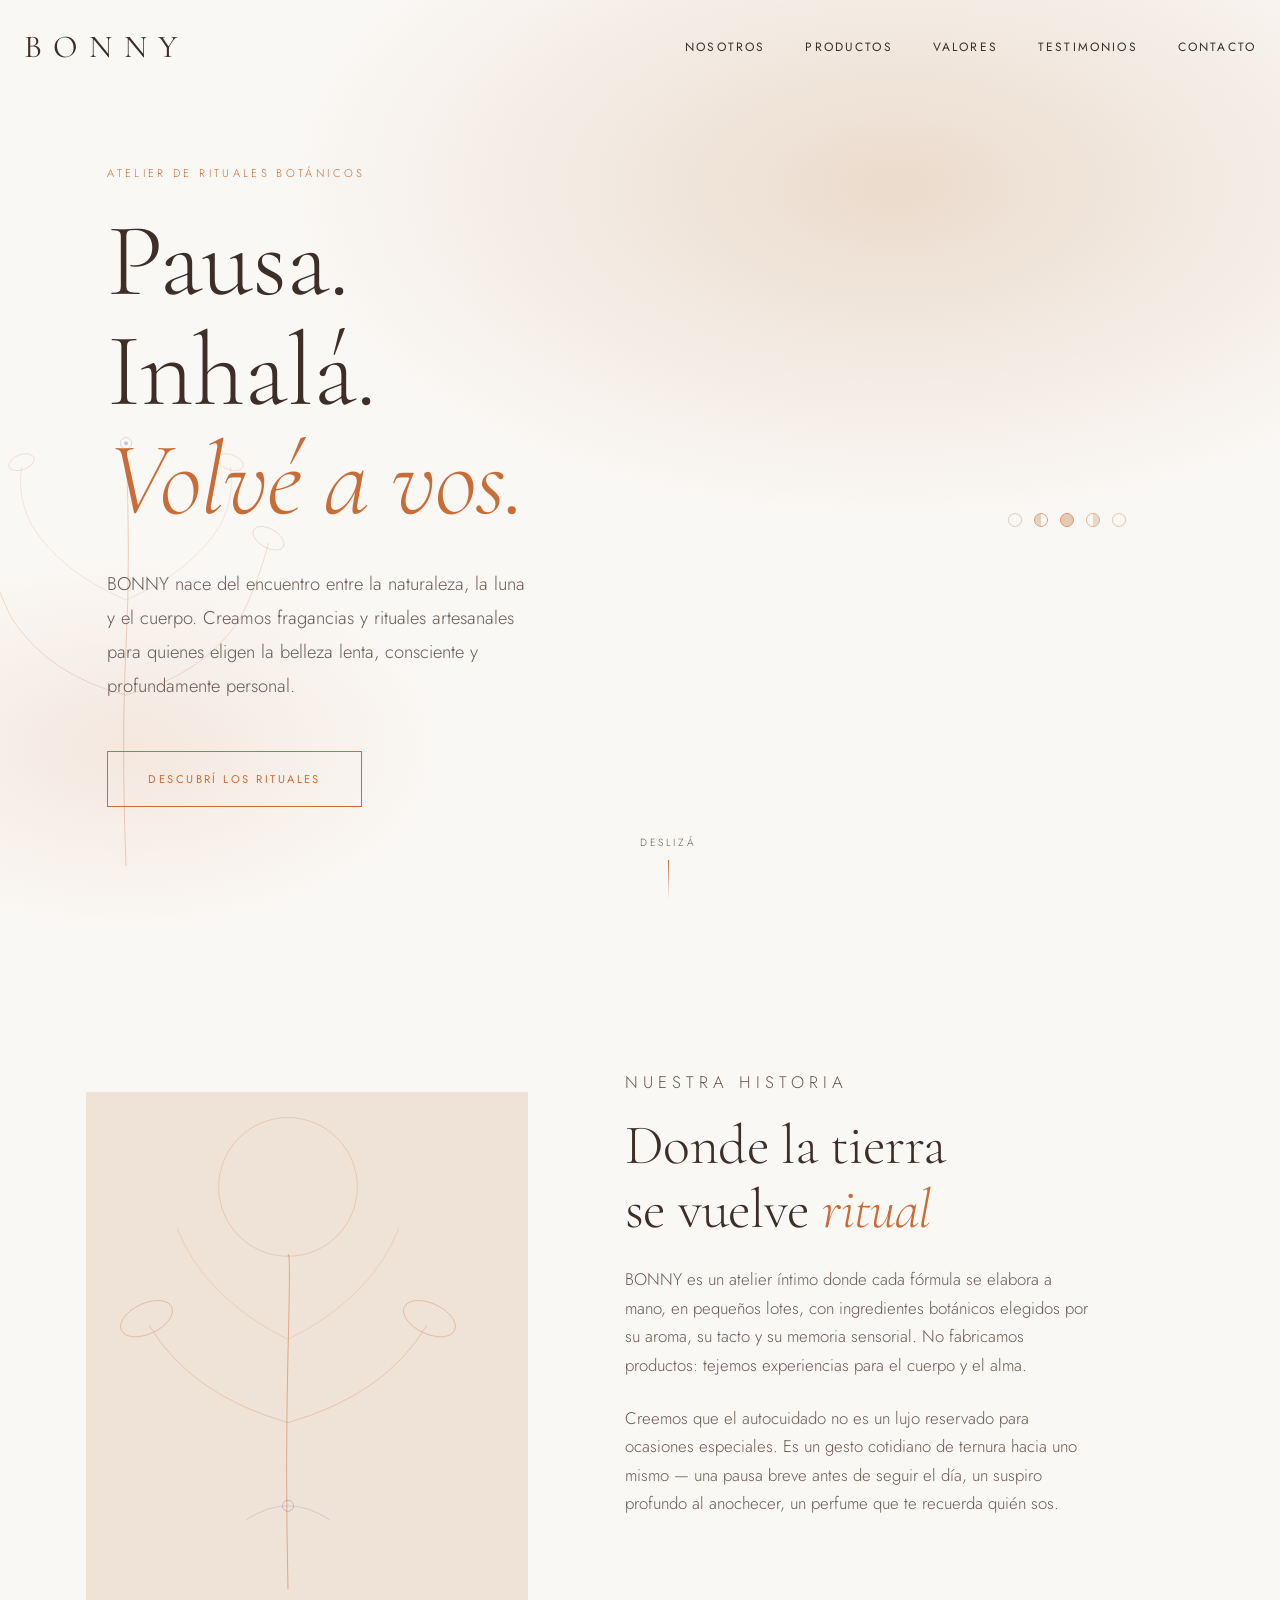
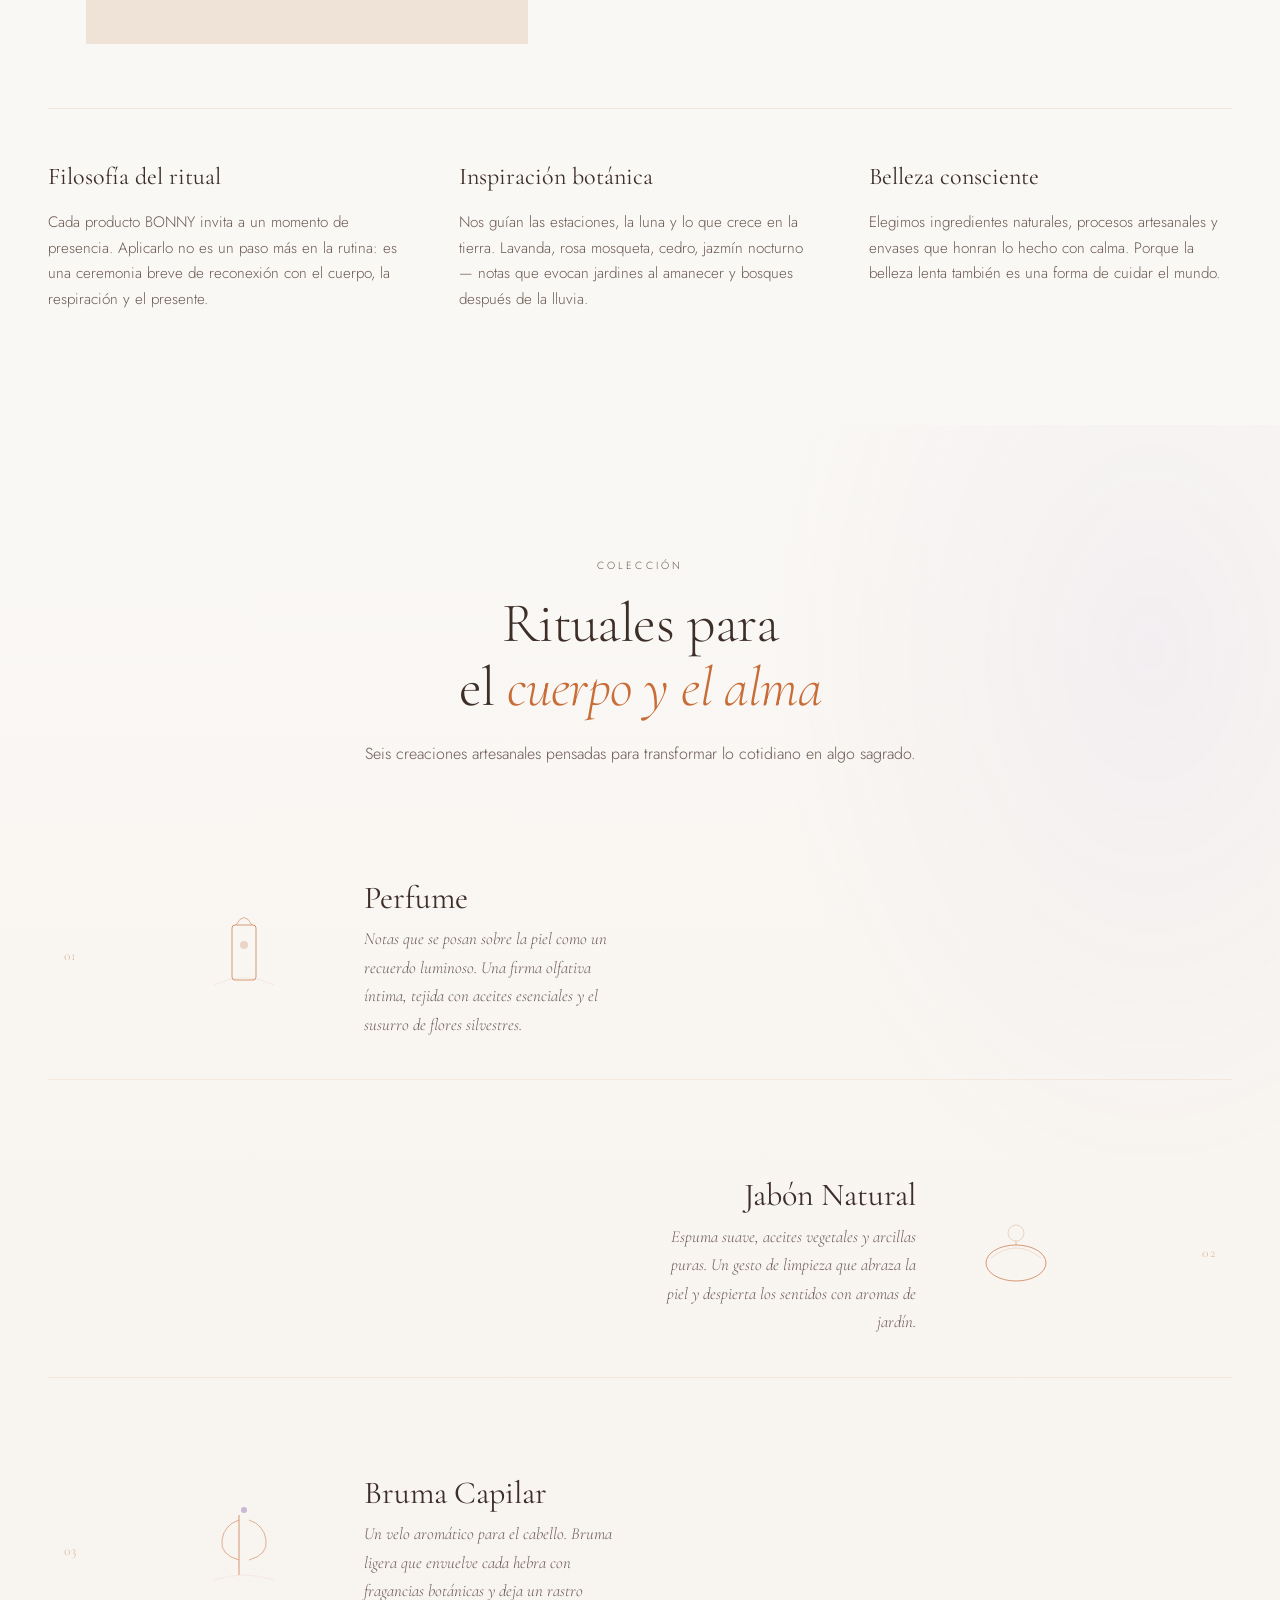
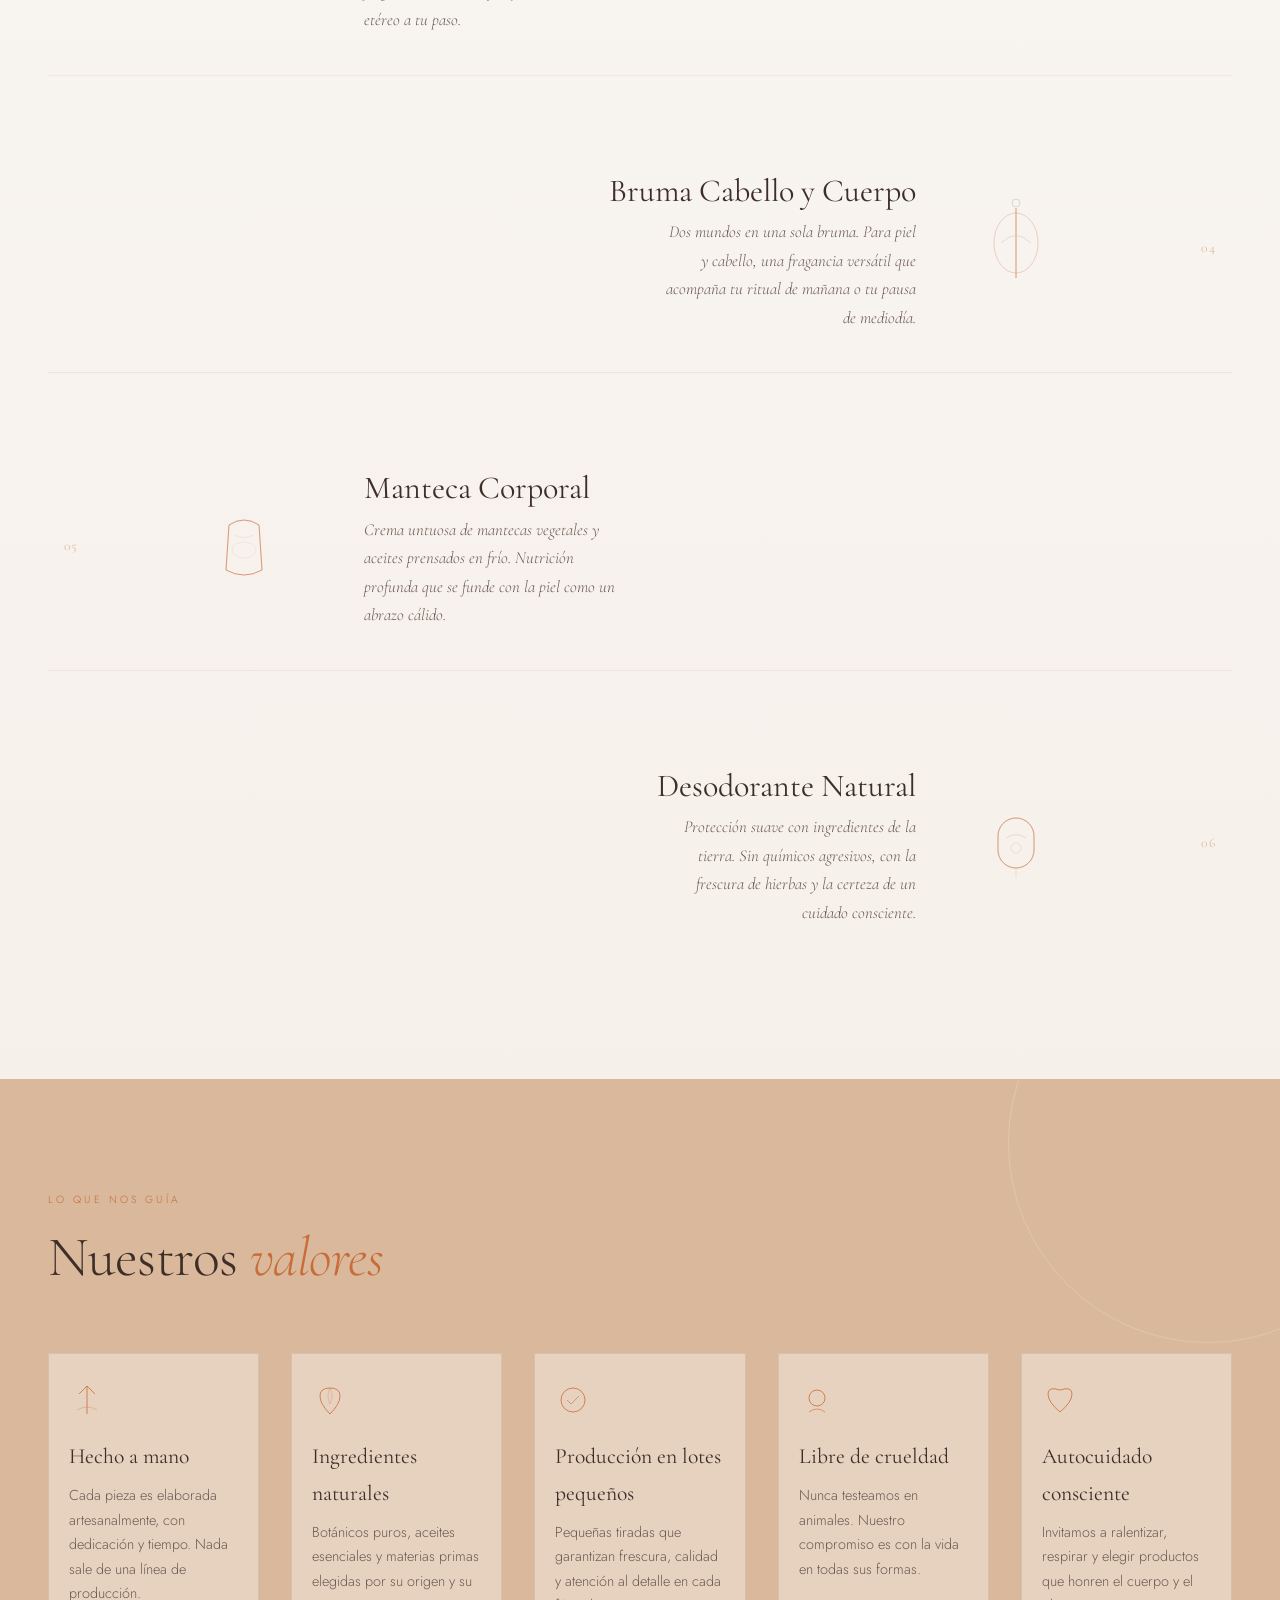
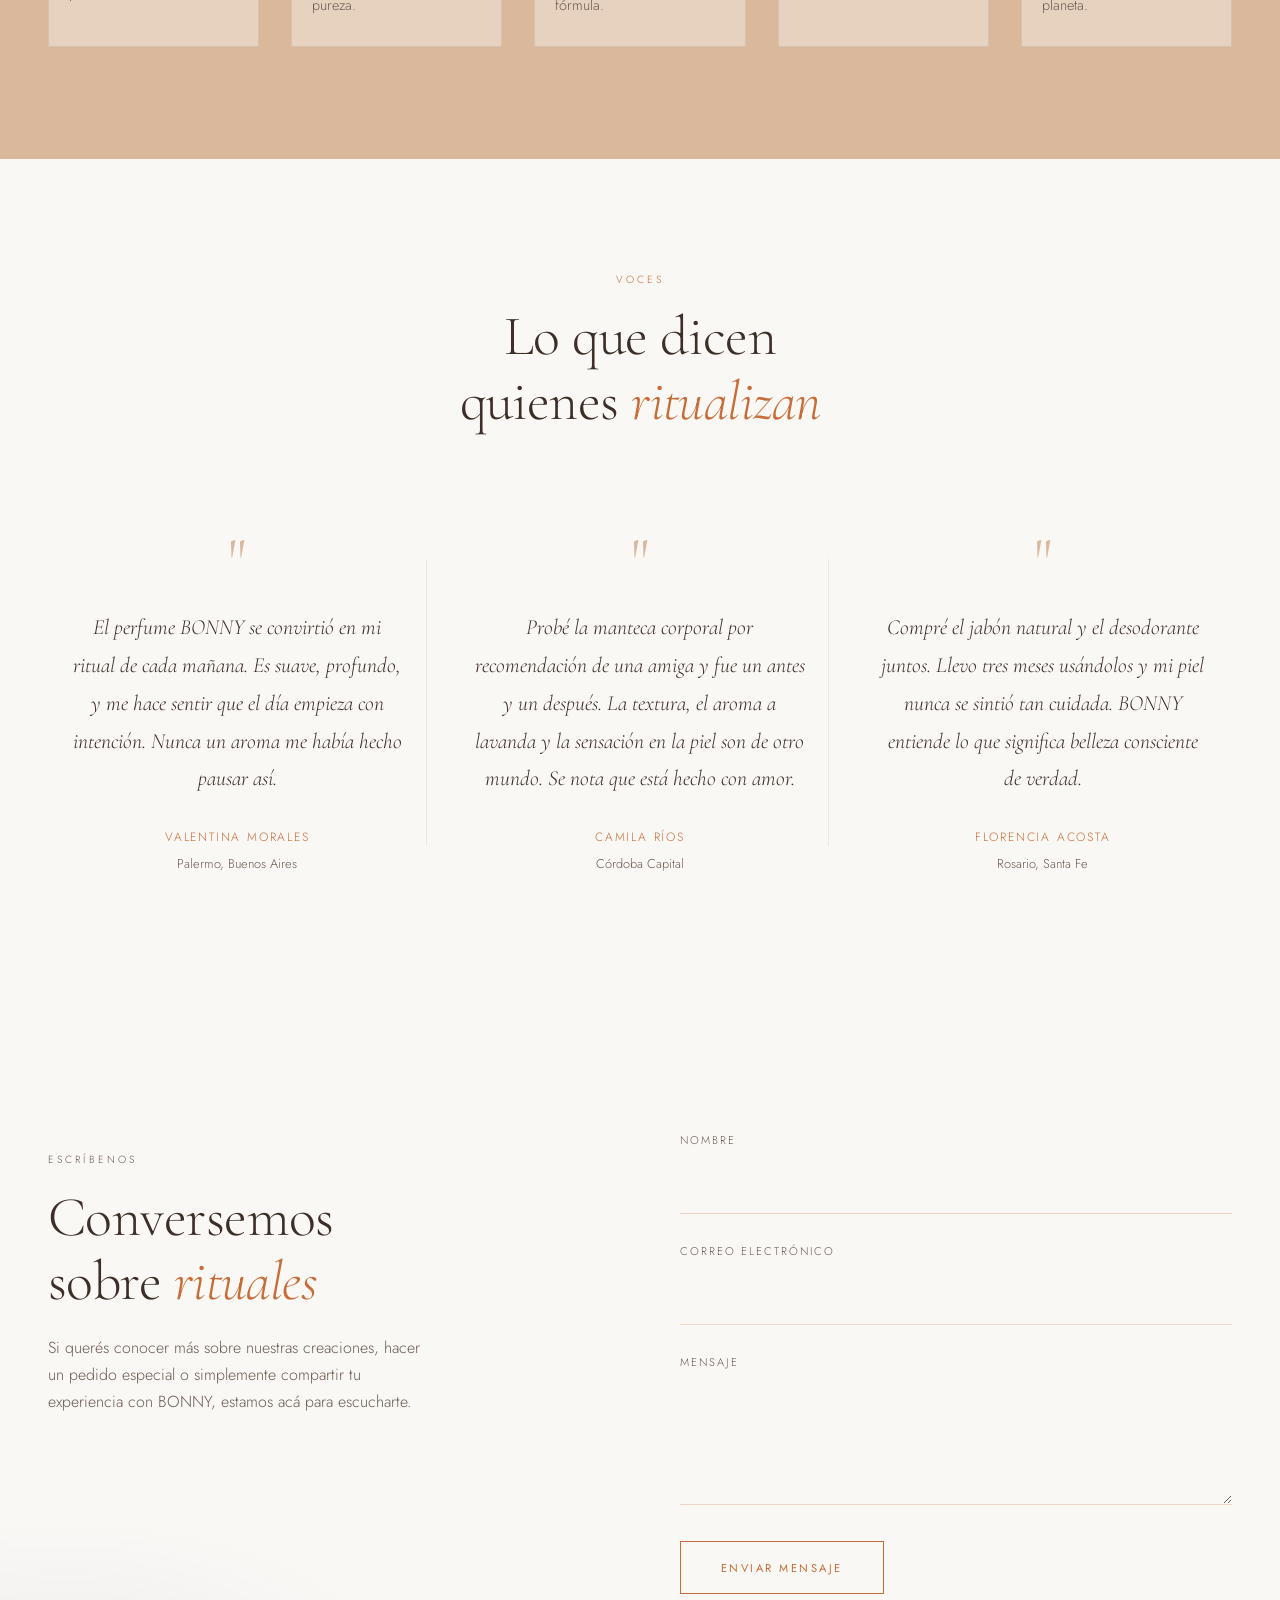
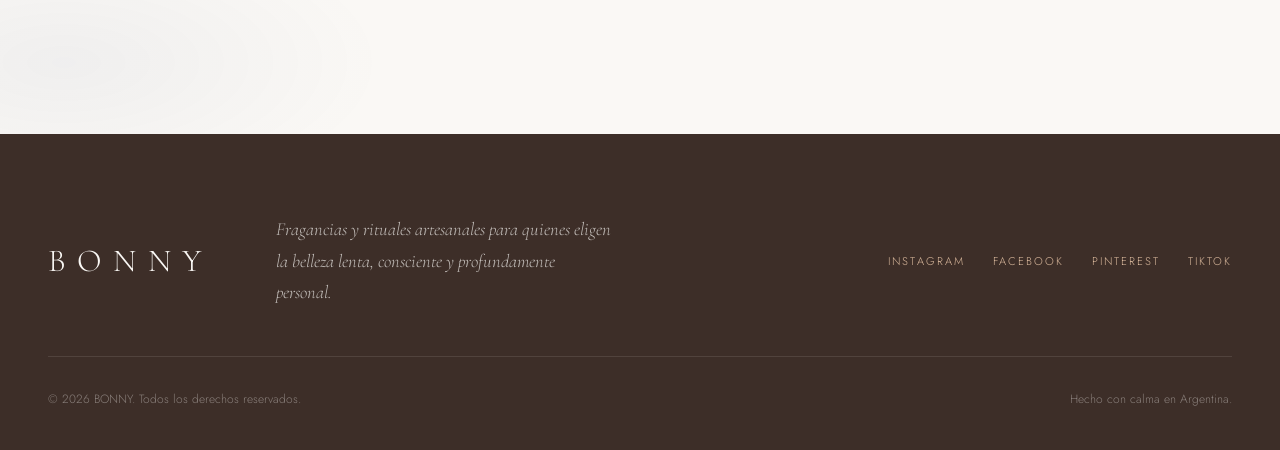
<file: landing1/index.html>
<!DOCTYPE html>
<html lang="es-AR">
<head>
  <meta charset="UTF-8">
  <meta name="viewport" content="width=device-width, initial-scale=1.0">
  <meta name="description" content="BONNY — Atelier de rituales botánicos. Perfumes artesanales, cuidado consciente y belleza lenta hecha a mano.">
  <title>BONNY — Rituales Botánicos</title>
  <link rel="preconnect" href="https://fonts.googleapis.com">
  <link rel="preconnect" href="https://fonts.gstatic.com" crossorigin>
  <link href="https://fonts.googleapis.com/css2?family=Cormorant+Garamond:ital,wght@0,300;0,400;0,500;0,600;1,300;1,400&family=Jost:wght@300;400;500&display=swap" rel="stylesheet">
  <link rel="stylesheet" href="./styles.css">
</head>
<body>

  <a href="#contenido" class="skip-link">Ir al contenido</a>

  <header class="header" role="banner">
    <div class="header__inner">
      <a href="#" class="logo" aria-label="BONNY — Inicio">BONNY</a>
      <button class="nav-toggle" aria-label="Abrir menú de navegación" aria-expanded="false" aria-controls="nav-menu">
        <span></span><span></span><span></span>
      </button>
      <nav class="nav" id="nav-menu" aria-label="Navegación principal">
        <a href="#nosotros" class="nav__link">Nosotros</a>
        <a href="#productos" class="nav__link">Productos</a>
        <a href="#valores" class="nav__link">Valores</a>
        <a href="#testimonios" class="nav__link">Testimonios</a>
        <a href="#contacto" class="nav__link">Contacto</a>
      </nav>
    </div>
  </header>

  <main id="contenido">

    <section class="hero" aria-labelledby="hero-title">
      <div class="hero__bg" aria-hidden="true"></div>

      <svg class="hero__moon float" viewBox="0 0 120 120" fill="none" aria-hidden="true">
        <circle cx="60" cy="60" r="55" stroke="#C86D38" stroke-width="0.5" opacity="0.3"/>
        <path d="M60 10 A50 50 0 1 0 60 110 A38 38 0 1 1 60 10" fill="#D9B89C" opacity="0.6"/>
        <circle cx="75" cy="45" r="3" fill="#2F477A" opacity="0.4"/>
        <circle cx="50" cy="70" r="2" fill="#2F477A" opacity="0.3"/>
        <circle cx="68" cy="78" r="1.5" fill="#2F477A" opacity="0.25"/>
      </svg>

      <div class="hero__phases" aria-hidden="true">
        <span class="hero__phase"></span>
        <span class="hero__phase hero__phase--waxing"></span>
        <span class="hero__phase hero__phase--full"></span>
        <span class="hero__phase hero__phase--waning"></span>
        <span class="hero__phase"></span>
      </div>

      <svg class="hero__botanical" viewBox="0 0 400 500" fill="none" aria-hidden="true">
        <path d="M200 480 Q195 350 200 250 Q205 150 200 40" stroke="#C86D38" stroke-width="0.8" opacity="0.4"/>
        <path d="M200 300 Q120 280 80 220 Q60 180 50 140" stroke="#C86D38" stroke-width="0.6" opacity="0.35"/>
        <path d="M200 300 Q280 280 320 220 Q340 180 350 140" stroke="#C86D38" stroke-width="0.6" opacity="0.35"/>
        <path d="M200 200 Q130 170 100 120 Q85 90 90 60" stroke="#C86D38" stroke-width="0.5" opacity="0.3"/>
        <path d="M200 200 Q270 170 300 120 Q315 90 310 60" stroke="#C86D38" stroke-width="0.5" opacity="0.3"/>
        <ellipse cx="50" cy="135" rx="18" ry="10" transform="rotate(-30 50 135)" stroke="#C86D38" stroke-width="0.5" fill="none" opacity="0.4"/>
        <ellipse cx="350" cy="135" rx="18" ry="10" transform="rotate(30 350 135)" stroke="#C86D38" stroke-width="0.5" fill="none" opacity="0.4"/>
        <ellipse cx="90" cy="55" rx="14" ry="8" transform="rotate(-20 90 55)" stroke="#C86D38" stroke-width="0.5" fill="none" opacity="0.35"/>
        <ellipse cx="310" cy="55" rx="14" ry="8" transform="rotate(20 310 55)" stroke="#C86D38" stroke-width="0.5" fill="none" opacity="0.35"/>
        <circle cx="200" cy="35" r="6" stroke="#8A69B8" stroke-width="0.5" fill="none" opacity="0.5"/>
        <circle cx="200" cy="35" r="2" fill="#8A69B8" opacity="0.4"/>
      </svg>

      <div class="hero__content">
        <p class="hero__eyebrow">Atelier de rituales botánicos</p>
        <h1 class="hero__title" id="hero-title">Pausa.<br>Inhalá.<br><em>Volvé a vos.</em></h1>
        <p class="hero__statement">BONNY nace del encuentro entre la naturaleza, la luna y el cuerpo. Creamos fragancias y rituales artesanales para quienes eligen la belleza lenta, consciente y profundamente personal.</p>
        <div class="hero__cta-wrap">
          <a href="#productos" class="btn">Descubrí los rituales</a>
        </div>
      </div>

      <div class="hero__scroll" aria-hidden="true">
        <span>Deslizá</span>
        <div class="hero__scroll-line"></div>
      </div>
    </section>

    <section class="about" id="nosotros" aria-labelledby="about-title">
      <div class="container">
        <div class="about__grid">
          <div class="about__visual reveal">
            <div class="about__frame" aria-hidden="true"></div>
            <div class="about__illustration">
              <svg viewBox="0 0 300 380" fill="none" aria-hidden="true">
                <circle cx="150" cy="80" r="50" stroke="#C86D38" stroke-width="0.5" opacity="0.3"/>
                <path d="M150 35 A45 45 0 0 1 150 125 A30 30 0 0 0 150 35" fill="#D9B89C" opacity="0.5"/>
                <path d="M150 370 Q148 280 150 200 Q152 120 150 130" stroke="#C86D38" stroke-width="0.7" opacity="0.5"/>
                <path d="M150 250 Q80 230 50 180" stroke="#C86D38" stroke-width="0.5" opacity="0.35"/>
                <path d="M150 250 Q220 230 250 180" stroke="#C86D38" stroke-width="0.5" opacity="0.35"/>
                <path d="M150 190 Q90 160 70 110" stroke="#C86D38" stroke-width="0.4" opacity="0.3"/>
                <path d="M150 190 Q210 160 230 110" stroke="#C86D38" stroke-width="0.4" opacity="0.3"/>
                <ellipse cx="48" cy="175" rx="20" ry="11" transform="rotate(-25 48 175)" stroke="#C86D38" stroke-width="0.5" fill="none" opacity="0.4"/>
                <ellipse cx="252" cy="175" rx="20" ry="11" transform="rotate(25 252 175)" stroke="#C86D38" stroke-width="0.5" fill="none" opacity="0.4"/>
                <path d="M120 320 Q150 300 180 320" stroke="#8A69B8" stroke-width="0.4" opacity="0.4"/>
                <circle cx="150" cy="310" r="4" stroke="#2F477A" stroke-width="0.5" fill="none" opacity="0.35"/>
              </svg>
            </div>
          </div>

          <div class="about__text-block reveal">
            <p class="section-label">Nuestra historia</p>
            <h2 class="section-title" id="about-title">Donde la tierra<br>se vuelve <em>ritual</em></h2>
            <p>BONNY es un atelier íntimo donde cada fórmula se elabora a mano, en pequeños lotes, con ingredientes botánicos elegidos por su aroma, su tacto y su memoria sensorial. No fabricamos productos: tejemos experiencias para el cuerpo y el alma.</p>
            <p>Creemos que el autocuidado no es un lujo reservado para ocasiones especiales. Es un gesto cotidiano de ternura hacia uno mismo — una pausa breve antes de seguir el día, un suspiro profundo al anochecer, un perfume que te recuerda quién sos.</p>
          </div>
        </div>

        <div class="about__pillars">
          <article class="pillar reveal">
            <h3 class="pillar__title">Filosofía del ritual</h3>
            <p class="pillar__text">Cada producto BONNY invita a un momento de presencia. Aplicarlo no es un paso más en la rutina: es una ceremonia breve de reconexión con el cuerpo, la respiración y el presente.</p>
          </article>
          <article class="pillar reveal">
            <h3 class="pillar__title">Inspiración botánica</h3>
            <p class="pillar__text">Nos guían las estaciones, la luna y lo que crece en la tierra. Lavanda, rosa mosqueta, cedro, jazmín nocturno — notas que evocan jardines al amanecer y bosques después de la lluvia.</p>
          </article>
          <article class="pillar reveal">
            <h3 class="pillar__title">Belleza consciente</h3>
            <p class="pillar__text">Elegimos ingredientes naturales, procesos artesanales y envases que honran lo hecho con calma. Porque la belleza lenta también es una forma de cuidar el mundo.</p>
          </article>
        </div>
      </div>
    </section>

    <section class="products" id="productos" aria-labelledby="products-title">
      <div class="container">
        <header class="products__header reveal">
          <p class="section-label">Colección</p>
          <h2 class="section-title" id="products-title">Rituales para<br>el <em>cuerpo y el alma</em></h2>
          <p>Seis creaciones artesanales pensadas para transformar lo cotidiano en algo sagrado.</p>
        </header>

        <div class="products__grid">

          <article class="product-card reveal">
            <span class="product-card__number">01</span>
            <div class="product-card__icon" aria-hidden="true">
              <svg viewBox="0 0 120 120" fill="none">
                <rect x="48" y="30" width="24" height="55" rx="3" stroke="#C86D38" stroke-width="0.8"/>
                <path d="M52 30 Q60 15 68 30" stroke="#C86D38" stroke-width="0.6"/>
                <circle cx="60" cy="50" r="4" fill="#D9B89C" opacity="0.6"/>
                <path d="M30 90 Q60 75 90 90" stroke="#C86D38" stroke-width="0.4" opacity="0.3"/>
              </svg>
            </div>
            <div class="product-card__info">
              <h3 class="product-card__name">Perfume</h3>
              <p class="product-card__desc">Notas que se posan sobre la piel como un recuerdo luminoso. Una firma olfativa íntima, tejida con aceites esenciales y el susurro de flores silvestres.</p>
            </div>
          </article>

          <article class="product-card reveal">
            <span class="product-card__number">02</span>
            <div class="product-card__icon" aria-hidden="true">
              <svg viewBox="0 0 120 120" fill="none">
                <ellipse cx="60" cy="70" rx="30" ry="18" stroke="#C86D38" stroke-width="0.8"/>
                <path d="M35 65 Q60 45 85 65" stroke="#C86D38" stroke-width="0.5" opacity="0.4"/>
                <circle cx="60" cy="40" r="8" stroke="#D9B89C" stroke-width="0.6"/>
                <path d="M60 48 L60 52" stroke="#C86D38" stroke-width="0.5"/>
              </svg>
            </div>
            <div class="product-card__info">
              <h3 class="product-card__name">Jabón Natural</h3>
              <p class="product-card__desc">Espuma suave, aceites vegetales y arcillas puras. Un gesto de limpieza que abraza la piel y despierta los sentidos con aromas de jardín.</p>
            </div>
          </article>

          <article class="product-card reveal">
            <span class="product-card__number">03</span>
            <div class="product-card__icon" aria-hidden="true">
              <svg viewBox="0 0 120 120" fill="none">
                <path d="M55 25 L55 85" stroke="#C86D38" stroke-width="0.8"/>
                <path d="M55 30 Q40 35 38 50 Q36 65 55 70" stroke="#C86D38" stroke-width="0.6"/>
                <path d="M65 30 Q80 35 82 50 Q84 65 65 70" stroke="#C86D38" stroke-width="0.6"/>
                <path d="M30 90 Q60 80 90 90" stroke="#C86D38" stroke-width="0.3" opacity="0.3"/>
                <circle cx="60" cy="20" r="3" fill="#8A69B8" opacity="0.5"/>
              </svg>
            </div>
            <div class="product-card__info">
              <h3 class="product-card__name">Bruma Capilar</h3>
              <p class="product-card__desc">Un velo aromático para el cabello. Bruma ligera que envuelve cada hebra con fragancias botánicas y deja un rastro etéreo a tu paso.</p>
            </div>
          </article>

          <article class="product-card reveal">
            <span class="product-card__number">04</span>
            <div class="product-card__icon" aria-hidden="true">
              <svg viewBox="0 0 120 120" fill="none">
                <path d="M60 20 L60 90" stroke="#C86D38" stroke-width="0.8"/>
                <ellipse cx="60" cy="55" rx="22" ry="30" stroke="#C86D38" stroke-width="0.6" opacity="0.5"/>
                <path d="M45 55 Q60 40 75 55" stroke="#D9B89C" stroke-width="0.5"/>
                <circle cx="60" cy="15" r="4" stroke="#2F477A" stroke-width="0.5" fill="none" opacity="0.4"/>
              </svg>
            </div>
            <div class="product-card__info">
              <h3 class="product-card__name">Bruma Cabello y Cuerpo</h3>
              <p class="product-card__desc">Dos mundos en una sola bruma. Para piel y cabello, una fragancia versátil que acompaña tu ritual de mañana o tu pausa de mediodía.</p>
            </div>
          </article>

          <article class="product-card reveal">
            <span class="product-card__number">05</span>
            <div class="product-card__icon" aria-hidden="true">
              <svg viewBox="0 0 120 120" fill="none">
                <path d="M45 40 Q60 30 75 40 L78 85 Q60 95 42 85 Z" stroke="#C86D38" stroke-width="0.8"/>
                <path d="M50 50 Q60 55 70 50" stroke="#D9B89C" stroke-width="0.5" opacity="0.6"/>
                <ellipse cx="60" cy="65" rx="12" ry="8" stroke="#C86D38" stroke-width="0.4" opacity="0.3"/>
              </svg>
            </div>
            <div class="product-card__info">
              <h3 class="product-card__name">Manteca Corporal</h3>
              <p class="product-card__desc">Crema untuosa de mantecas vegetales y aceites prensados en frío. Nutrición profunda que se funde con la piel como un abrazo cálido.</p>
            </div>
          </article>

          <article class="product-card reveal">
            <span class="product-card__number">06</span>
            <div class="product-card__icon" aria-hidden="true">
              <svg viewBox="0 0 120 120" fill="none">
                <rect x="42" y="35" width="36" height="50" rx="18" stroke="#C86D38" stroke-width="0.8"/>
                <path d="M50 55 Q60 48 70 55" stroke="#D9B89C" stroke-width="0.5"/>
                <circle cx="60" cy="65" r="5" stroke="#C86D38" stroke-width="0.4" fill="none" opacity="0.4"/>
                <path d="M60 85 L60 95" stroke="#C86D38" stroke-width="0.5" opacity="0.3"/>
              </svg>
            </div>
            <div class="product-card__info">
              <h3 class="product-card__name">Desodorante Natural</h3>
              <p class="product-card__desc">Protección suave con ingredientes de la tierra. Sin químicos agresivos, con la frescura de hierbas y la certeza de un cuidado consciente.</p>
            </div>
          </article>

        </div>
      </div>
    </section>

    <section class="values" id="valores" aria-labelledby="values-title">
      <div class="container values__inner">
        <header class="values__header reveal">
          <p class="section-label">Lo que nos guía</p>
          <h2 class="section-title" id="values-title">Nuestros <em>valores</em></h2>
        </header>

        <div class="values__grid">
          <article class="value-item reveal">
            <svg class="value-item__symbol" viewBox="0 0 36 36" fill="none" aria-hidden="true">
              <path d="M18 4 L18 32 M10 12 L18 4 L26 12" stroke="currentColor" stroke-width="0.8"/>
              <path d="M8 28 Q18 22 28 28" stroke="currentColor" stroke-width="0.6" opacity="0.5"/>
            </svg>
            <h3 class="value-item__name">Hecho a mano</h3>
            <p class="value-item__text">Cada pieza es elaborada artesanalmente, con dedicación y tiempo. Nada sale de una línea de producción.</p>
          </article>

          <article class="value-item reveal">
            <svg class="value-item__symbol" viewBox="0 0 36 36" fill="none" aria-hidden="true">
              <path d="M18 32 Q8 22 8 14 Q8 6 18 6 Q28 6 28 14 Q28 22 18 32" stroke="currentColor" stroke-width="0.8"/>
              <path d="M18 6 Q14 14 18 22 Q22 14 18 6" stroke="currentColor" stroke-width="0.5" opacity="0.5"/>
            </svg>
            <h3 class="value-item__name">Ingredientes naturales</h3>
            <p class="value-item__text">Botánicos puros, aceites esenciales y materias primas elegidas por su origen y su pureza.</p>
          </article>

          <article class="value-item reveal">
            <svg class="value-item__symbol" viewBox="0 0 36 36" fill="none" aria-hidden="true">
              <circle cx="18" cy="18" r="12" stroke="currentColor" stroke-width="0.8"/>
              <path d="M12 18 L16 22 L24 14" stroke="currentColor" stroke-width="0.6"/>
            </svg>
            <h3 class="value-item__name">Producción en lotes pequeños</h3>
            <p class="value-item__text">Pequeñas tiradas que garantizan frescura, calidad y atención al detalle en cada fórmula.</p>
          </article>

          <article class="value-item reveal">
            <svg class="value-item__symbol" viewBox="0 0 36 36" fill="none" aria-hidden="true">
              <circle cx="18" cy="16" r="8" stroke="currentColor" stroke-width="0.8"/>
              <path d="M10 30 Q18 24 26 30" stroke="currentColor" stroke-width="0.6"/>
            </svg>
            <h3 class="value-item__name">Libre de crueldad</h3>
            <p class="value-item__text">Nunca testeamos en animales. Nuestro compromiso es con la vida en todas sus formas.</p>
          </article>

          <article class="value-item reveal">
            <svg class="value-item__symbol" viewBox="0 0 36 36" fill="none" aria-hidden="true">
              <path d="M18 30 Q6 20 6 12 Q6 4 18 8 Q30 4 30 12 Q30 20 18 30" stroke="currentColor" stroke-width="0.8"/>
            </svg>
            <h3 class="value-item__name">Autocuidado consciente</h3>
            <p class="value-item__text">Invitamos a ralentizar, respirar y elegir productos que honren el cuerpo y el planeta.</p>
          </article>
        </div>
      </div>
    </section>

    <section class="testimonials" id="testimonios" aria-labelledby="testimonials-title">
      <div class="container">
        <header class="testimonials__header reveal">
          <p class="section-label">Voces</p>
          <h2 class="section-title" id="testimonials-title">Lo que dicen<br>quienes <em>ritualizan</em></h2>
        </header>

        <div class="testimonials__grid">
          <blockquote class="testimonial reveal">
            <div class="testimonial__quote-mark" aria-hidden="true">"</div>
            <p class="testimonial__text">El perfume BONNY se convirtió en mi ritual de cada mañana. Es suave, profundo, y me hace sentir que el día empieza con intención. Nunca un aroma me había hecho pausar así.</p>
            <footer>
              <cite class="testimonial__author">Valentina Morales</cite>
              <p class="testimonial__location">Palermo, Buenos Aires</p>
            </footer>
          </blockquote>

          <blockquote class="testimonial reveal">
            <div class="testimonial__quote-mark" aria-hidden="true">"</div>
            <p class="testimonial__text">Probé la manteca corporal por recomendación de una amiga y fue un antes y un después. La textura, el aroma a lavanda y la sensación en la piel son de otro mundo. Se nota que está hecho con amor.</p>
            <footer>
              <cite class="testimonial__author">Camila Ríos</cite>
              <p class="testimonial__location">Córdoba Capital</p>
            </footer>
          </blockquote>

          <blockquote class="testimonial reveal">
            <div class="testimonial__quote-mark" aria-hidden="true">"</div>
            <p class="testimonial__text">Compré el jabón natural y el desodorante juntos. Llevo tres meses usándolos y mi piel nunca se sintió tan cuidada. BONNY entiende lo que significa belleza consciente de verdad.</p>
            <footer>
              <cite class="testimonial__author">Florencia Acosta</cite>
              <p class="testimonial__location">Rosario, Santa Fe</p>
            </footer>
          </blockquote>
        </div>
      </div>
    </section>

    <section class="contact" id="contacto" aria-labelledby="contact-title">
      <div class="container contact__grid">
        <div class="contact__intro reveal">
          <p class="section-label">Escríbenos</p>
          <h2 class="section-title" id="contact-title">Conversemos<br>sobre <em>rituales</em></h2>
          <p>Si querés conocer más sobre nuestras creaciones, hacer un pedido especial o simplemente compartir tu experiencia con BONNY, estamos acá para escucharte.</p>
        </div>

        <form class="contact__form reveal" aria-label="Formulario de contacto">
          <div class="form-group">
            <label for="nombre">Nombre</label>
            <input type="text" id="nombre" name="nombre" autocomplete="name" required>
          </div>
          <div class="form-group">
            <label for="email">Correo electrónico</label>
            <input type="email" id="email" name="email" autocomplete="email" required>
          </div>
          <div class="form-group">
            <label for="mensaje">Mensaje</label>
            <textarea id="mensaje" name="mensaje" rows="4" required></textarea>
          </div>
          <button type="submit" class="btn">Enviar mensaje</button>
          <p class="form__feedback" role="status" aria-live="polite"></p>
        </form>
      </div>
    </section>

  </main>

  <footer class="footer" role="contentinfo">
    <div class="footer__inner">
      <div class="footer__top">
        <span class="footer__logo">BONNY</span>
        <p class="footer__statement">Fragancias y rituales artesanales para quienes eligen la belleza lenta, consciente y profundamente personal.</p>
        <nav class="footer__social" aria-label="Redes sociales">
          <a href="https://instagram.com" target="_blank" rel="noopener noreferrer">Instagram</a>
          <a href="https://facebook.com" target="_blank" rel="noopener noreferrer">Facebook</a>
          <a href="https://pinterest.com" target="_blank" rel="noopener noreferrer">Pinterest</a>
          <a href="https://tiktok.com" target="_blank" rel="noopener noreferrer">TikTok</a>
        </nav>
      </div>
      <div class="footer__bottom">
        <span>&copy; 2026 BONNY. Todos los derechos reservados.</span>
        <span>Hecho con calma en Argentina.</span>
      </div>
    </div>
  </footer>

  <script src="./script.js"></script>
</body>
</html>
</file>
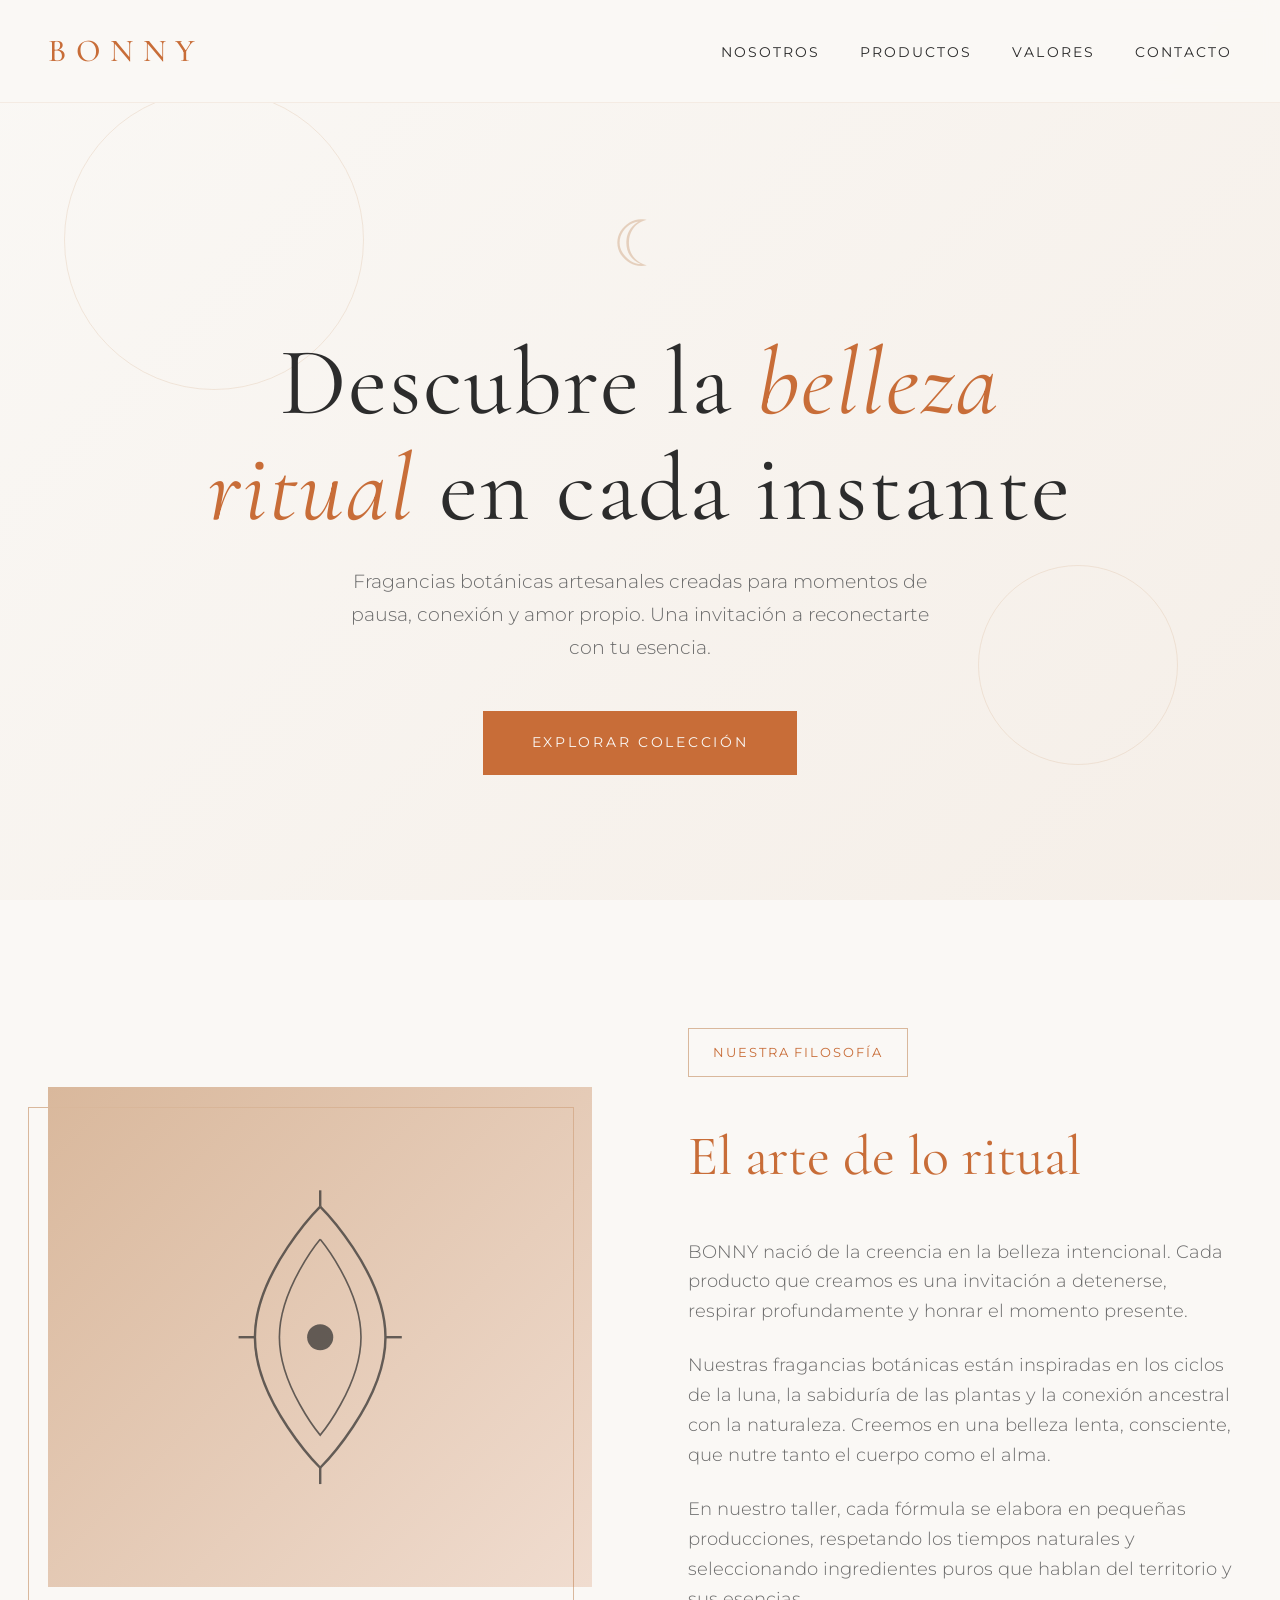
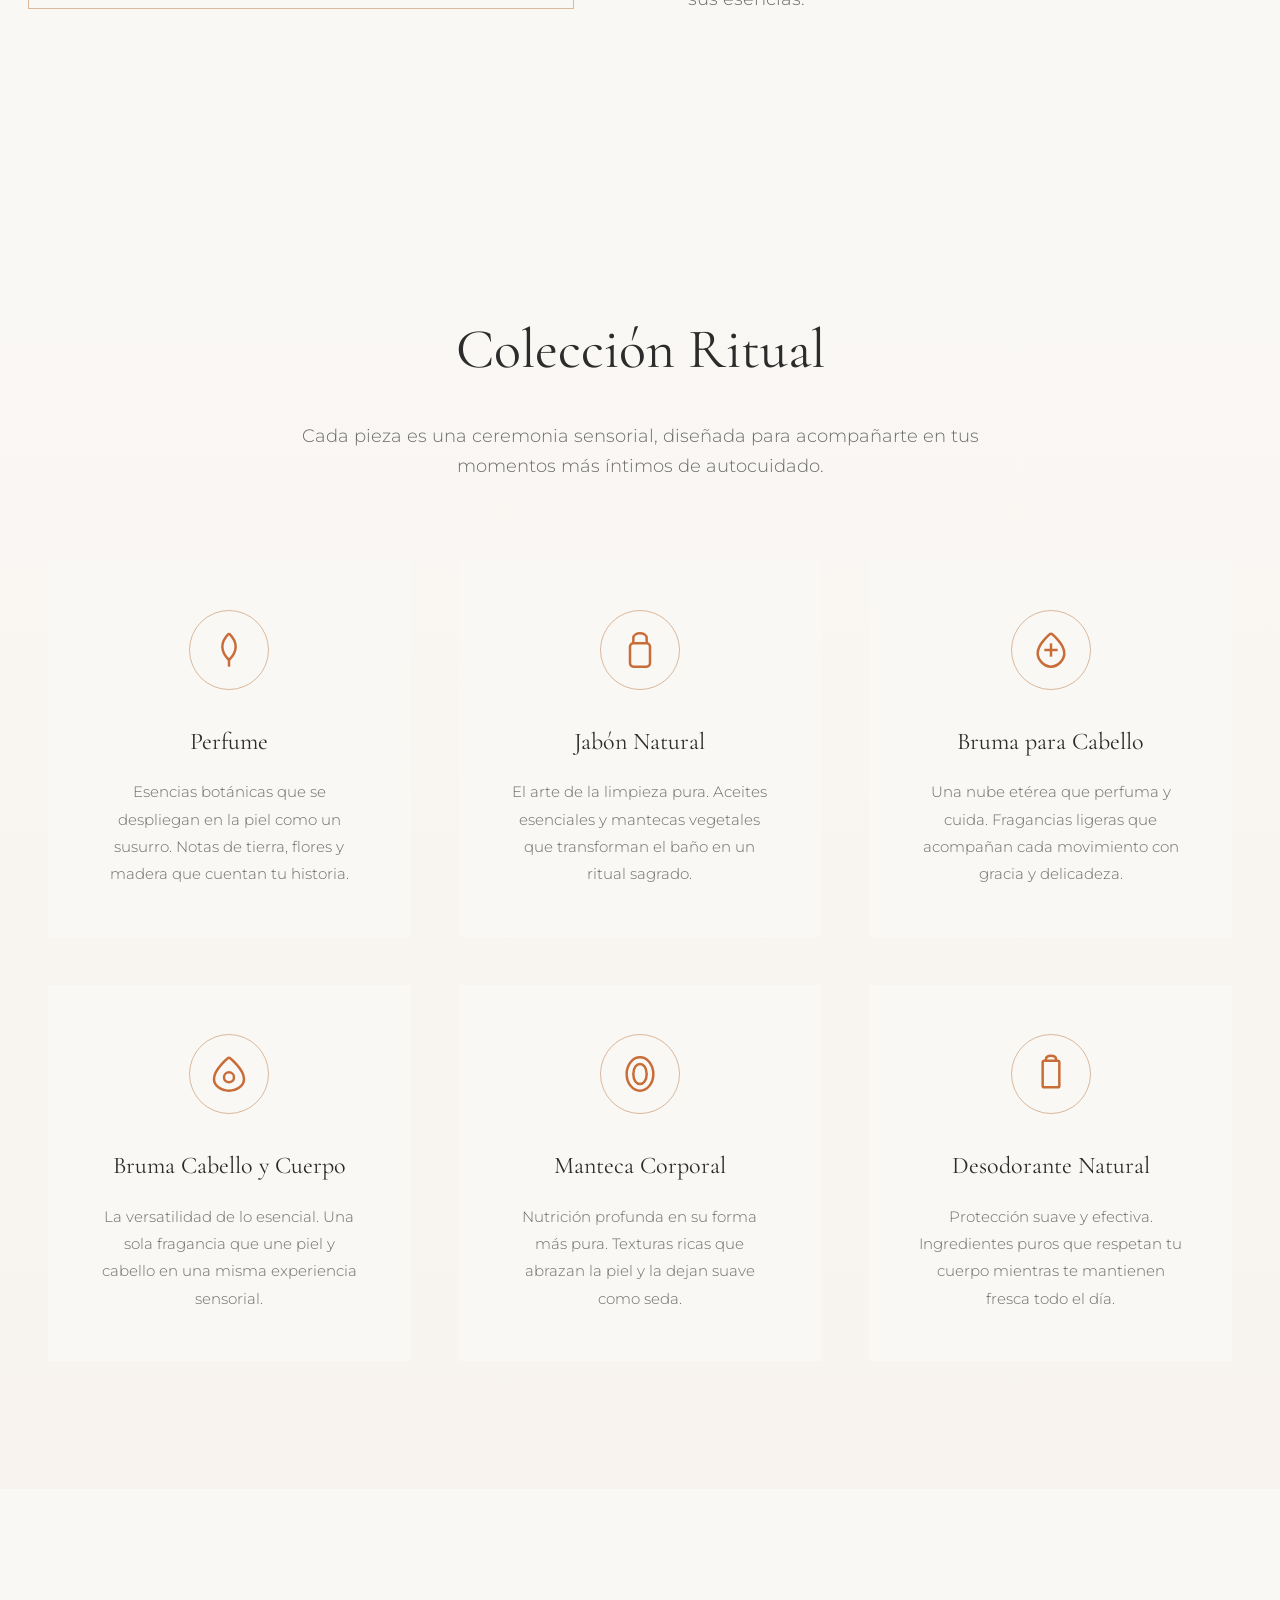
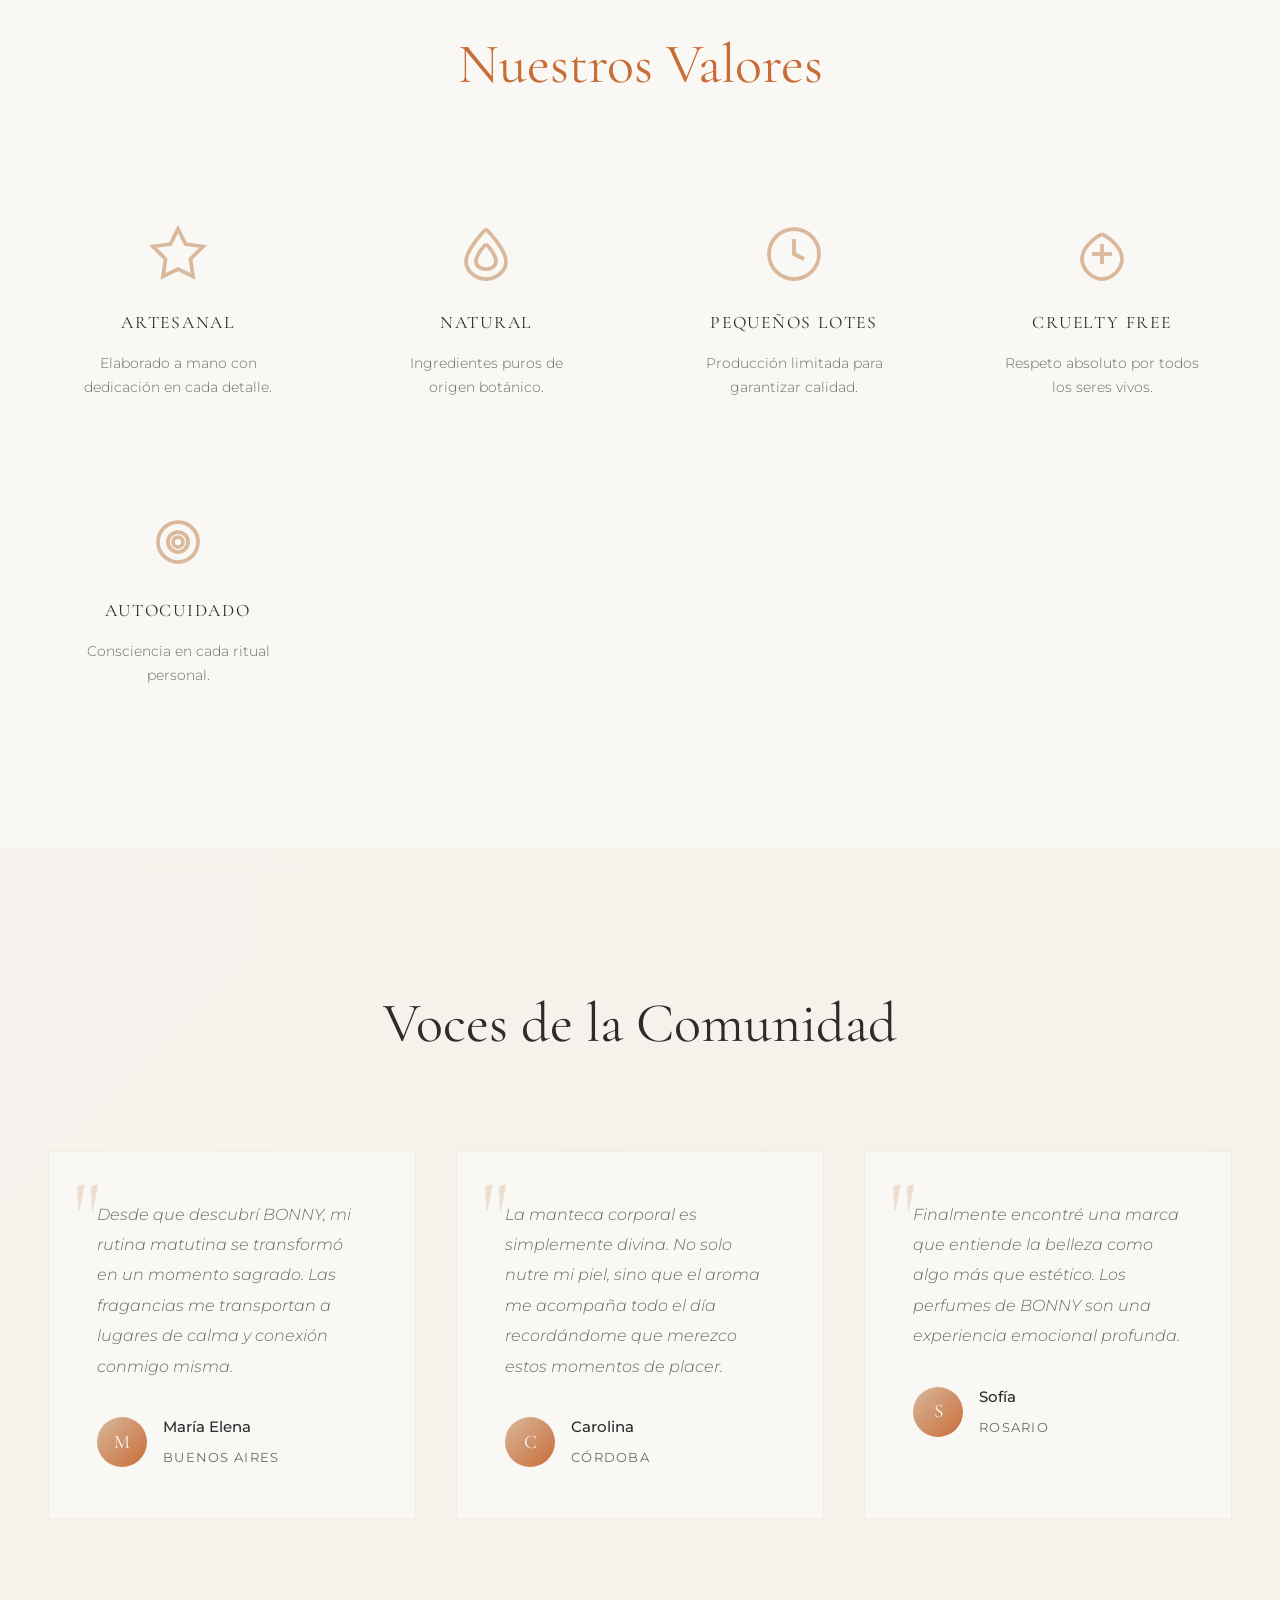
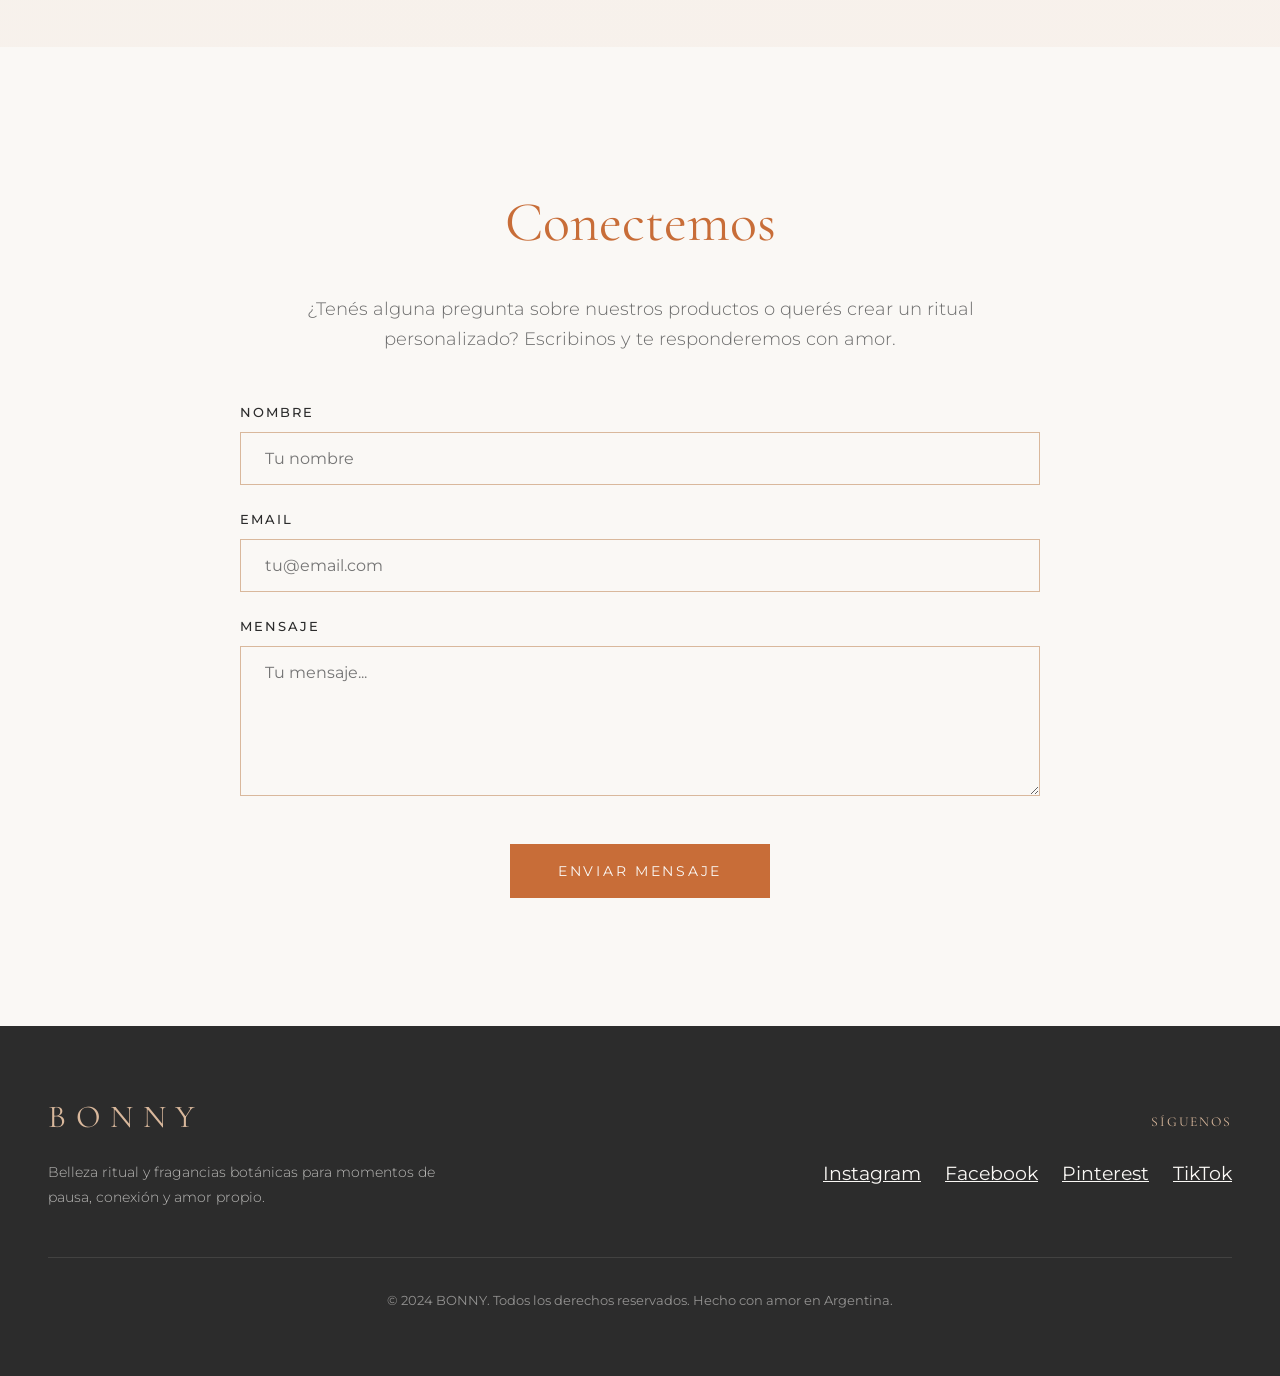
<file: landing2/index.html>
<!DOCTYPE html>
<html lang="es">
<head>
    <meta charset="UTF-8">
    <meta name="viewport" content="width=device-width, initial-scale=1.0">
    <title>BONNY | Belleza Ritual y Fragancias Botánicas</title>
    <link rel="stylesheet" href="./styles.css">
</head>
<body>
    <!-- Header -->
    <header>
        <div class="logo">BONNY</div>
        <nav id="nav">
            <ul>
                <li><a href="#about">Nosotros</a></li>
                <li><a href="#products">Productos</a></li>
                <li><a href="#values">Valores</a></li>
                <li><a href="#contact">Contacto</a></li>
            </ul>
        </nav>
        <button class="mobile-menu-btn" id="mobileMenuBtn" aria-label="Menú">☰</button>
    </header>

    <!-- Hero Section -->
    <section class="hero">
        <div class="hero-decoration"></div>
        <div class="hero-decoration"></div>
        <div class="hero-content">
            <div class="moon-symbol">☾</div>
            <h1>Descubre la <em>belleza ritual</em> en cada instante</h1>
            <p>Fragancias botánicas artesanales creadas para momentos de pausa, conexión y amor propio. Una invitación a reconectarte con tu esencia.</p>
            <a href="#products" class="cta-button">Explorar Colección</a>
        </div>
    </section>

    <!-- About Section -->
    <section class="about" id="about">
        <div class="about-container">
            <div class="about-visual">
                <div class="botanical-illustration">
                    <svg viewBox="0 0 200 200" xmlns="http://www.w3.org/2000/svg">
                        <path d="M100 20 C100 20 60 60 60 100 C60 140 100 180 100 180 C100 180 140 140 140 100 C140 60 100 20 100 20" stroke="currentColor" fill="none" stroke-width="1.5"/>
                        <path d="M100 40 C100 40 75 70 75 100 C75 130 100 160 100 160 C100 160 125 130 125 100 C125 70 100 40 100 40" stroke="currentColor" fill="none" stroke-width="1"/>
                        <circle cx="100" cy="100" r="8" fill="currentColor"/>
                        <path d="M100 20 L100 10" stroke="currentColor" stroke-width="1.5"/>
                        <path d="M100 180 L100 190" stroke="currentColor" stroke-width="1.5"/>
                        <path d="M60 100 L50 100" stroke="currentColor" stroke-width="1.5"/>
                        <path d="M140 100 L150 100" stroke="currentColor" stroke-width="1.5"/>
                    </svg>
                </div>
            </div>
            <div class="about-content fade-in">
                <span class="ritual-badge">Nuestra Filosofía</span>
                <h2>El arte de lo ritual</h2>
                <p>BONNY nació de la creencia en la belleza intencional. Cada producto que creamos es una invitación a detenerse, respirar profundamente y honrar el momento presente.</p>
                <p>Nuestras fragancias botánicas están inspiradas en los ciclos de la luna, la sabiduría de las plantas y la conexión ancestral con la naturaleza. Creemos en una belleza lenta, consciente, que nutre tanto el cuerpo como el alma.</p>
                <p>En nuestro taller, cada fórmula se elabora en pequeñas producciones, respetando los tiempos naturales y seleccionando ingredientes puros que hablan del territorio y sus esencias.</p>
            </div>
        </div>
    </section>

    <!-- Products Section -->
    <section class="products" id="products">
        <div class="products-header fade-in">
            <h2>Colección Ritual</h2>
            <p>Cada pieza es una ceremonia sensorial, diseñada para acompañarte en tus momentos más íntimos de autocuidado.</p>
        </div>
        <div class="products-grid">
            <div class="product-card fade-in">
                <div class="product-symbol">
                    <svg viewBox="0 0 24 24" xmlns="http://www.w3.org/2000/svg">
                        <path d="M12 2 C12 2 8 6 8 10 C8 14 12 18 12 18 C12 18 16 14 16 10 C16 6 12 2 12 2"/>
                        <path d="M12 18 L12 22"/>
                    </svg>
                </div>
                <h3>Perfume</h3>
                <p>Esencias botánicas que se despliegan en la piel como un susurro. Notas de tierra, flores y madera que cuentan tu historia.</p>
            </div>
            <div class="product-card fade-in">
                <div class="product-symbol">
                    <svg viewBox="0 0 24 24" xmlns="http://www.w3.org/2000/svg">
                        <rect x="6" y="8" width="12" height="14" rx="2"/>
                        <path d="M8 8 L8 5 C8 3 10 2 12 2 C14 2 16 3 16 5 L16 8"/>
                    </svg>
                </div>
                <h3>Jabón Natural</h3>
                <p>El arte de la limpieza pura. Aceites esenciales y mantecas vegetales que transforman el baño en un ritual sagrado.</p>
            </div>
            <div class="product-card fade-in">
                <div class="product-symbol">
                    <svg viewBox="0 0 24 24" xmlns="http://www.w3.org/2000/svg">
                        <path d="M12 2 C12 2 4 8 4 14 C4 18 8 22 12 22 C16 22 20 18 20 14 C20 8 12 2 12 2"/>
                        <path d="M12 8 L12 16"/>
                        <path d="M8 12 L16 12"/>
                    </svg>
                </div>
                <h3>Bruma para Cabello</h3>
                <p>Una nube etérea que perfuma y cuida. Fragancias ligeras que acompañan cada movimiento con gracia y delicadeza.</p>
            </div>
            <div class="product-card fade-in">
                <div class="product-symbol">
                    <svg viewBox="0 0 24 24" xmlns="http://www.w3.org/2000/svg">
                        <path d="M12 2 C12 2 3 9 3 15 C3 19 7 22 12 22 C17 22 21 19 21 15 C21 9 12 2 12 2"/>
                        <circle cx="12" cy="14" r="3"/>
                    </svg>
                </div>
                <h3>Bruma Cabello y Cuerpo</h3>
                <p>La versatilidad de lo esencial. Una sola fragancia que une piel y cabello en una misma experiencia sensorial.</p>
            </div>
            <div class="product-card fade-in">
                <div class="product-symbol">
                    <svg viewBox="0 0 24 24" xmlns="http://www.w3.org/2000/svg">
                        <ellipse cx="12" cy="12" rx="8" ry="10"/>
                        <path d="M8 12 C8 8 10 6 12 6 C14 6 16 8 16 12 C16 16 14 18 12 18 C10 18 8 16 8 12"/>
                    </svg>
                </div>
                <h3>Manteca Corporal</h3>
                <p>Nutrición profunda en su forma más pura. Texturas ricas que abrazan la piel y la dejan suave como seda.</p>
            </div>
            <div class="product-card fade-in">
                <div class="product-symbol">
                    <svg viewBox="0 0 24 24" xmlns="http://www.w3.org/2000/svg">
                        <rect x="7" y="4" width="10" height="16" rx="1"/>
                        <path d="M9 4 L9 3 C9 2 10 1 12 1 C14 1 15 2 15 3 L15 4"/>
                    </svg>
                </div>
                <h3>Desodorante Natural</h3>
                <p>Protección suave y efectiva. Ingredientes puros que respetan tu cuerpo mientras te mantienen fresca todo el día.</p>
            </div>
        </div>
    </section>

    <!-- Brand Values -->
    <section class="values" id="values">
        <div class="values-header fade-in">
            <h2>Nuestros Valores</h2>
        </div>
        <div class="values-grid">
            <div class="value-item fade-in">
                <div class="value-icon">
                    <svg viewBox="0 0 24 24" xmlns="http://www.w3.org/2000/svg">
                        <path d="M12 2 L15 8 L22 9 L17 14 L18 21 L12 18 L6 21 L7 14 L2 9 L9 8 Z"/>
                    </svg>
                </div>
                <h4>Artesanal</h4>
                <p>Elaborado a mano con dedicación en cada detalle.</p>
            </div>
            <div class="value-item fade-in">
                <div class="value-icon">
                    <svg viewBox="0 0 24 24" xmlns="http://www.w3.org/2000/svg">
                        <path d="M12 2 C12 2 4 10 4 15 C4 19 8 22 12 22 C16 22 20 19 20 15 C20 10 12 2 12 2"/>
                        <path d="M12 8 C12 8 8 12 8 15 C8 17 10 18 12 18 C14 18 16 17 16 15 C16 12 12 8 12 8"/>
                    </svg>
                </div>
                <h4>Natural</h4>
                <p>Ingredientes puros de origen botánico.</p>
            </div>
            <div class="value-item fade-in">
                <div class="value-icon">
                    <svg viewBox="0 0 24 24" xmlns="http://www.w3.org/2000/svg">
                        <circle cx="12" cy="12" r="10"/>
                        <path d="M12 6 L12 12 L16 14"/>
                    </svg>
                </div>
                <h4>Pequeños Lotes</h4>
                <p>Producción limitada para garantizar calidad.</p>
            </div>
            <div class="value-item fade-in">
                <div class="value-icon">
                    <svg viewBox="0 0 24 24" xmlns="http://www.w3.org/2000/svg">
                        <path d="M12 4 C12 4 4 8 4 14 C4 18 8 22 12 22 C16 22 20 18 20 14 C20 8 12 4 12 4"/>
                        <path d="M12 8 L12 16"/>
                        <path d="M8 12 L16 12"/>
                    </svg>
                </div>
                <h4>Cruelty Free</h4>
                <p>Respeto absoluto por todos los seres vivos.</p>
            </div>
            <div class="value-item fade-in">
                <div class="value-icon">
                    <svg viewBox="0 0 24 24" xmlns="http://www.w3.org/2000/svg">
                        <circle cx="12" cy="12" r="8"/>
                        <circle cx="12" cy="12" r="4"/>
                        <circle cx="12" cy="12" r="2"/>
                    </svg>
                </div>
                <h4>Autocuidado</h4>
                <p>Consciencia en cada ritual personal.</p>
            </div>
        </div>
    </section>

    <!-- Testimonials -->
    <section class="testimonials">
        <div class="testimonials-header fade-in">
            <h2>Voces de la Comunidad</h2>
        </div>
        <div class="testimonials-grid">
            <div class="testimonial-card fade-in">
                <p>Desde que descubrí BONNY, mi rutina matutina se transformó en un momento sagrado. Las fragancias me transportan a lugares de calma y conexión conmigo misma.</p>
                <div class="testimonial-author">
                    <div class="author-avatar">M</div>
                    <div class="author-info">
                        <h5>María Elena</h5>
                        <span>Buenos Aires</span>
                    </div>
                </div>
            </div>
            <div class="testimonial-card fade-in">
                <p>La manteca corporal es simplemente divina. No solo nutre mi piel, sino que el aroma me acompaña todo el día recordándome que merezco estos momentos de placer.</p>
                <div class="testimonial-author">
                    <div class="author-avatar">C</div>
                    <div class="author-info">
                        <h5>Carolina</h5>
                        <span>Córdoba</span>
                    </div>
                </div>
            </div>
            <div class="testimonial-card fade-in">
                <p>Finalmente encontré una marca que entiende la belleza como algo más que estético. Los perfumes de BONNY son una experiencia emocional profunda.</p>
                <div class="testimonial-author">
                    <div class="author-avatar">S</div>
                    <div class="author-info">
                        <h5>Sofía</h5>
                        <span>Rosario</span>
                    </div>
                </div>
            </div>
        </div>
    </section>

    <!-- Contact Section -->
    <section class="contact" id="contact">
        <div class="contact-container fade-in">
            <h2>Conectemos</h2>
            <p>¿Tenés alguna pregunta sobre nuestros productos o querés crear un ritual personalizado? Escribinos y te responderemos con amor.</p>
            <form class="contact-form">
                <div class="form-group">
                    <label for="name">Nombre</label>
                    <input type="text" id="name" name="name" placeholder="Tu nombre">
                </div>
                <div class="form-group">
                    <label for="email">Email</label>
                    <input type="email" id="email" name="email" placeholder="tu@email.com">
                </div>
                <div class="form-group">
                    <label for="message">Mensaje</label>
                    <textarea id="message" name="message" placeholder="Tu mensaje..."></textarea>
                </div>
                <button type="submit" class="submit-btn">Enviar Mensaje</button>
            </form>
        </div>
    </section>

    <!-- Footer -->
    <footer>
        <div class="footer-content">
            <div class="footer-brand">
                <h3>BONNY</h3>
                <p>Belleza ritual y fragancias botánicas para momentos de pausa, conexión y amor propio.</p>
            </div>
            <div class="footer-social">
                <h4>Síguenos</h4>
                <div class="social-links">
                    <a href="#" aria-label="Instagram">Instagram</a>
                    <a href="#" aria-label="Facebook">Facebook</a>
                    <a href="#" aria-label="Pinterest">Pinterest</a>
                    <a href="#" aria-label="TikTok">TikTok</a>
                </div>
            </div>
        </div>
        <div class="footer-bottom">
            <p>© 2024 BONNY. Todos los derechos reservados. Hecho con amor en Argentina.</p>
        </div>
    </footer>

    <script src="./script.js"></script>
</body>
</html>
</file>
<file: landing1/styles.css>
:root {
  --nude: #D9B89C;
  --terracotta: #C86D38;
  --white: #FAF8F5;
  --lavender: #8A69B8;
  --indigo: #2F477A;
  --text: #3D2E28;
  --text-soft: #6B5A52;
  --serif: 'Cormorant Garamond', Georgia, serif;
  --sans: 'Jost', sans-serif;
  --ease: cubic-bezier(0.25, 0.46, 0.45, 0.94);
  --max: 1280px;
}

*, *::before, *::after {
  box-sizing: border-box;
  margin: 0;
  padding: 0;
}

html {
  scroll-behavior: smooth;
  font-size: 16px;
}

body {
  font-family: var(--sans);
  font-weight: 300;
  background: var(--white);
  color: var(--text);
  line-height: 1.7;
  overflow-x: hidden;
  -webkit-font-smoothing: antialiased;
}

body.nav-open {
  overflow: hidden;
}

img, svg {
  display: block;
  max-width: 100%;
}

a {
  color: inherit;
  text-decoration: none;
  transition: color 0.4s var(--ease), opacity 0.4s var(--ease);
}

a:hover {
  color: var(--terracotta);
}

.skip-link {
  position: absolute;
  top: -100%;
  left: 1rem;
  z-index: 9999;
  padding: 0.75rem 1.25rem;
  background: var(--terracotta);
  color: var(--white);
  font-size: 0.875rem;
  letter-spacing: 0.08em;
  text-transform: uppercase;
}

.skip-link:focus {
  top: 1rem;
}

/* ── Header ── */
.header {
  position: fixed;
  top: 0;
  left: 0;
  right: 0;
  z-index: 100;
  padding: 1.25rem 1.5rem;
  transition: background 0.5s var(--ease), box-shadow 0.5s var(--ease), padding 0.5s var(--ease);
}

.header.scrolled {
  background: rgba(250, 248, 245, 0.92);
  backdrop-filter: blur(12px);
  box-shadow: 0 1px 0 rgba(200, 109, 56, 0.08);
  padding: 0.85rem 1.5rem;
}

.header__inner {
  max-width: var(--max);
  margin: 0 auto;
  display: flex;
  align-items: center;
  justify-content: space-between;
}

.logo {
  font-family: var(--serif);
  font-size: clamp(1.5rem, 4vw, 2rem);
  font-weight: 400;
  letter-spacing: 0.35em;
  color: var(--text);
}

.nav-toggle {
  display: flex;
  flex-direction: column;
  gap: 5px;
  background: none;
  border: none;
  cursor: pointer;
  padding: 0.5rem;
  z-index: 110;
}

.nav-toggle span {
  display: block;
  width: 24px;
  height: 1px;
  background: var(--text);
  transition: transform 0.4s var(--ease), opacity 0.4s var(--ease);
}

.nav-toggle[aria-expanded="true"] span:nth-child(1) {
  transform: translateY(6px) rotate(45deg);
}

.nav-toggle[aria-expanded="true"] span:nth-child(2) {
  opacity: 0;
}

.nav-toggle[aria-expanded="true"] span:nth-child(3) {
  transform: translateY(-6px) rotate(-45deg);
}

.nav {
  position: fixed;
  inset: 0;
  background: var(--white);
  display: flex;
  flex-direction: column;
  align-items: center;
  justify-content: center;
  gap: 2rem;
  opacity: 0;
  visibility: hidden;
  transition: opacity 0.5s var(--ease), visibility 0.5s var(--ease);
}

.nav.open {
  opacity: 1;
  visibility: visible;
}

.nav__link {
  font-family: var(--serif);
  font-size: clamp(1.75rem, 5vw, 2.5rem);
  font-weight: 300;
  letter-spacing: 0.06em;
  position: relative;
}

.nav__link::after {
  content: '';
  position: absolute;
  bottom: -4px;
  left: 0;
  width: 0;
  height: 1px;
  background: var(--terracotta);
  transition: width 0.4s var(--ease);
}

.nav__link:hover::after {
  width: 100%;
}

@media (min-width: 900px) {
  .nav-toggle {
    display: none;
  }

  .nav {
    position: static;
    flex-direction: row;
    gap: 2.5rem;
    opacity: 1;
    visibility: visible;
    background: none;
  }

  .nav__link {
    font-family: var(--sans);
    font-size: 0.75rem;
    font-weight: 400;
    letter-spacing: 0.18em;
    text-transform: uppercase;
  }
}

/* ── Hero ── */
.hero {
  min-height: 100svh;
  display: grid;
  grid-template-columns: 1fr;
  position: relative;
  overflow: hidden;
  padding: 7rem 1.5rem 4rem;
}

.hero__bg {
  position: absolute;
  inset: 0;
  background:
    radial-gradient(ellipse 80% 60% at 70% 20%, rgba(217, 184, 156, 0.45) 0%, transparent 60%),
    radial-gradient(ellipse 50% 40% at 10% 80%, rgba(200, 109, 56, 0.12) 0%, transparent 50%),
    var(--white);
  z-index: 0;
}

.hero__moon {
  position: absolute;
  top: 12%;
  right: 8%;
  width: clamp(80px, 18vw, 160px);
  opacity: 0;
  animation: fadeDrift 2s var(--ease) 0.3s forwards;
}

.hero__botanical {
  position: absolute;
  bottom: 5%;
  left: -5%;
  width: clamp(180px, 35vw, 380px);
  opacity: 0;
  animation: fadeDrift 2.2s var(--ease) 0.6s forwards;
}

.hero__phases {
  position: absolute;
  top: 55%;
  right: 5%;
  display: flex;
  gap: 0.75rem;
  opacity: 0;
  animation: fadeDrift 2s var(--ease) 1.2s forwards;
}

.hero__phase {
  width: 14px;
  height: 14px;
  border-radius: 50%;
  border: 1px solid var(--terracotta);
  opacity: 0.35;
}

.hero__phase--waxing {
  background: linear-gradient(90deg, var(--nude) 50%, transparent 50%);
  opacity: 0.6;
}

.hero__phase--full {
  background: var(--nude);
  opacity: 0.7;
}

.hero__phase--waning {
  background: linear-gradient(270deg, var(--nude) 50%, transparent 50%);
  opacity: 0.5;
}

.hero__content {
  position: relative;
  z-index: 1;
  max-width: var(--max);
  margin: 0 auto;
  width: 100%;
  display: flex;
  flex-direction: column;
  justify-content: center;
  min-height: calc(100svh - 11rem);
}

.hero__eyebrow {
  font-size: 0.7rem;
  letter-spacing: 0.3em;
  text-transform: uppercase;
  color: var(--terracotta);
  margin-bottom: 1.5rem;
  opacity: 0;
  animation: fadeUp 1s var(--ease) 0.2s forwards;
}

.hero__title {
  font-family: var(--serif);
  font-size: clamp(2.8rem, 10vw, 6.5rem);
  font-weight: 300;
  line-height: 1.05;
  letter-spacing: -0.01em;
  max-width: 14ch;
  opacity: 0;
  animation: fadeUp 1.2s var(--ease) 0.4s forwards;
}

.hero__title em {
  font-style: italic;
  color: var(--terracotta);
}

.hero__statement {
  margin-top: 2rem;
  max-width: 38ch;
  font-size: clamp(1rem, 2.5vw, 1.15rem);
  color: var(--text-soft);
  line-height: 1.85;
  opacity: 0;
  animation: fadeUp 1.2s var(--ease) 0.7s forwards;
}

.hero__cta-wrap {
  margin-top: 3rem;
  opacity: 0;
  animation: fadeUp 1.2s var(--ease) 1s forwards;
}

.btn {
  display: inline-block;
  font-family: var(--sans);
  font-size: 0.7rem;
  font-weight: 400;
  letter-spacing: 0.22em;
  text-transform: uppercase;
  padding: 1.1rem 2.5rem;
  border: 1px solid var(--terracotta);
  color: var(--terracotta);
  background: transparent;
  cursor: pointer;
  transition: background 0.4s var(--ease), color 0.4s var(--ease);
  position: relative;
  overflow: hidden;
}

.btn::before {
  content: '';
  position: absolute;
  inset: 0;
  background: var(--terracotta);
  transform: scaleX(0);
  transform-origin: left;
  transition: transform 0.5s var(--ease);
  z-index: -1;
}

.btn:hover {
  color: var(--white);
}

.btn:hover::before {
  transform: scaleX(1);
}

.hero__scroll {
  position: absolute;
  bottom: 2rem;
  left: 50%;
  transform: translateX(-50%);
  display: flex;
  flex-direction: column;
  align-items: center;
  gap: 0.5rem;
  font-size: 0.65rem;
  letter-spacing: 0.25em;
  text-transform: uppercase;
  color: var(--text-soft);
  opacity: 0;
  animation: fadeUp 1s var(--ease) 1.4s forwards;
}

.hero__scroll-line {
  width: 1px;
  height: 40px;
  background: linear-gradient(to bottom, var(--terracotta), transparent);
  animation: scrollPulse 2s ease-in-out infinite;
}

@media (min-width: 768px) {
  .hero {
    padding: 8rem 3rem 5rem;
  }

  .hero__content {
    padding-left: 5%;
  }

  .hero__phases {
    right: 12%;
  }
}

/* ── Sections shared ── */
section {
  padding: 5rem 1.5rem;
}

.section-label {
  font-size: 0.65rem;
  letter-spacing: 0.3em;
  text-transform: uppercase;
  color: var(--terracotta);
  margin-bottom: 1rem;
}

.section-title {
  font-family: var(--serif);
  font-size: clamp(2rem, 5vw, 3.5rem);
  font-weight: 300;
  line-height: 1.15;
  letter-spacing: -0.01em;
}

.section-title em {
  font-style: italic;
  color: var(--terracotta);
}

.container {
  max-width: var(--max);
  margin: 0 auto;
}

.reveal {
  opacity: 0;
  transform: translateY(30px);
  transition: opacity 0.9s var(--ease), transform 0.9s var(--ease);
}

.reveal.visible {
  opacity: 1;
  transform: translateY(0);
}

/* ── About ── */
.about {
  background: var(--white);
  position: relative;
}

.about__grid {
  display: grid;
  gap: 3rem;
  align-items: start;
}

.about__visual {
  position: relative;
  aspect-ratio: 4/5;
  max-width: 480px;
}

.about__frame {
  position: absolute;
  inset: 8% 0 0 8%;
  background: var(--nude);
  opacity: 0.35;
}

.about__illustration {
  position: relative;
  z-index: 1;
  padding: 2rem;
}

.about__text-block {
  max-width: 52ch;
}

.about__text-block p {
  margin-top: 1.5rem;
  color: var(--text-soft);
  font-size: 1.05rem;
}

.about__pillars {
  display: grid;
  gap: 2rem;
  margin-top: 4rem;
  padding-top: 3rem;
  border-top: 1px solid rgba(200, 109, 56, 0.15);
}

.pillar__title {
  font-family: var(--serif);
  font-size: 1.5rem;
  font-weight: 400;
  margin-bottom: 0.75rem;
}

.pillar__text {
  color: var(--text-soft);
  font-size: 0.95rem;
}

@media (min-width: 768px) {
  section {
    padding: 7rem 3rem;
  }

  .about__grid {
    grid-template-columns: 0.9fr 1.1fr;
    gap: 5rem;
  }

  .about__pillars {
    grid-template-columns: repeat(3, 1fr);
    gap: 3rem;
  }
}

/* ── Products ── */
.products {
  background:
    radial-gradient(ellipse 60% 50% at 90% 10%, rgba(138, 105, 184, 0.06) 0%, transparent 50%),
    linear-gradient(180deg, var(--white) 0%, rgba(217, 184, 156, 0.12) 100%);
}

.products__header {
  text-align: center;
  max-width: 600px;
  margin: 0 auto 4rem;
}

.products__header p {
  margin-top: 1.25rem;
  color: var(--text-soft);
}

.products__grid {
  display: grid;
  gap: 3rem;
}

.product-card {
  display: grid;
  gap: 1.5rem;
  align-items: center;
  padding: 2rem 0;
  border-bottom: 1px solid rgba(200, 109, 56, 0.1);
}

.product-card:last-child {
  border-bottom: none;
}

.product-card__icon {
  width: 120px;
  height: 120px;
  margin: 0 auto;
  opacity: 0.85;
  transition: transform 0.6s var(--ease);
}

.product-card:hover .product-card__icon {
  transform: scale(1.05) rotate(-2deg);
}

.product-card__name {
  font-family: var(--serif);
  font-size: clamp(1.5rem, 3vw, 2rem);
  font-weight: 400;
  text-align: center;
}

.product-card__desc {
  text-align: center;
  color: var(--text-soft);
  max-width: 36ch;
  margin: 0 auto;
  font-style: italic;
  font-family: var(--serif);
  font-size: 1.05rem;
  line-height: 1.7;
}

.product-card__number {
  font-family: var(--serif);
  font-size: 0.85rem;
  color: var(--nude);
  letter-spacing: 0.1em;
  text-align: center;
}

@media (min-width: 768px) {
  .product-card {
    grid-template-columns: 80px 140px 1fr;
    gap: 2.5rem;
    padding: 2.5rem 1rem;
  }

  .product-card:nth-child(even) {
    grid-template-columns: 1fr 140px 80px;
  }

  .product-card:nth-child(even) .product-card__icon {
    order: 2;
  }

  .product-card:nth-child(even) .product-card__info {
    order: 1;
    text-align: right;
  }

  .product-card:nth-child(even) .product-card__number {
    order: 3;
    text-align: right;
  }

  .product-card:nth-child(even) .product-card__name {
    text-align: right;
  }

  .product-card:nth-child(even) .product-card__desc {
    margin-left: auto;
    margin-right: 0;
    text-align: right;
  }

  .product-card__icon {
    margin: 0;
  }

  .product-card__name {
    text-align: left;
  }

  .product-card__desc {
    margin: 0;
    text-align: left;
  }

  .product-card__number {
    text-align: left;
  }
}

/* ── Values ── */
.values {
  background: var(--nude);
  position: relative;
  overflow: hidden;
}

.values::before {
  content: '';
  position: absolute;
  top: -20%;
  right: -10%;
  width: 400px;
  height: 400px;
  border: 1px solid rgba(255, 255, 255, 0.2);
  border-radius: 50%;
}

.values__inner {
  position: relative;
  z-index: 1;
}

.values__header {
  max-width: 500px;
  margin-bottom: 4rem;
}

.values__header .section-title {
  color: var(--text);
}

.values__grid {
  display: grid;
  gap: 2rem;
}

.value-item {
  padding: 2rem;
  border: 1px solid rgba(61, 46, 40, 0.1);
  background: rgba(250, 248, 245, 0.4);
  transition: background 0.4s var(--ease), transform 0.4s var(--ease);
}

.value-item:hover {
  background: rgba(250, 248, 245, 0.7);
  transform: translateY(-3px);
}

.value-item__symbol {
  width: 36px;
  height: 36px;
  margin-bottom: 1.25rem;
  color: var(--terracotta);
}

.value-item__name {
  font-family: var(--serif);
  font-size: 1.35rem;
  font-weight: 400;
  margin-bottom: 0.5rem;
}

.value-item__text {
  font-size: 0.9rem;
  color: var(--text-soft);
}

@media (min-width: 600px) {
  .values__grid {
    grid-template-columns: repeat(2, 1fr);
  }
}

@media (min-width: 900px) {
  .values__grid {
    grid-template-columns: repeat(5, 1fr);
  }

  .value-item {
    padding: 1.75rem 1.25rem;
  }
}

/* ── Testimonials ── */
.testimonials {
  background: var(--white);
  text-align: center;
}

.testimonials__header {
  margin-bottom: 4rem;
}

.testimonials__grid {
  display: grid;
  gap: 2.5rem;
}

.testimonial {
  padding: 2.5rem 2rem;
  position: relative;
}

.testimonial__quote-mark {
  font-family: var(--serif);
  font-size: 4rem;
  line-height: 1;
  color: var(--nude);
  margin-bottom: 1rem;
}

.testimonial__text {
  font-family: var(--serif);
  font-size: clamp(1.1rem, 2.5vw, 1.35rem);
  font-style: italic;
  font-weight: 300;
  line-height: 1.75;
  color: var(--text);
  max-width: 38ch;
  margin: 0 auto 1.5rem;
}

.testimonial__author {
  font-size: 0.75rem;
  letter-spacing: 0.15em;
  text-transform: uppercase;
  color: var(--terracotta);
  font-style: normal;
}

.testimonial__location {
  font-size: 0.8rem;
  color: var(--text-soft);
  margin-top: 0.25rem;
}

@media (min-width: 768px) {
  .testimonials__grid {
    grid-template-columns: repeat(3, 1fr);
    gap: 1.5rem;
    align-items: start;
  }

  .testimonial {
    padding: 2rem 1.5rem;
  }

  .testimonial:not(:last-child)::after {
    content: '';
    position: absolute;
    right: 0;
    top: 15%;
    height: 70%;
    width: 1px;
    background: rgba(200, 109, 56, 0.12);
  }
}

/* ── Contact ── */
.contact {
  background:
    radial-gradient(ellipse 50% 40% at 5% 90%, rgba(47, 71, 122, 0.05) 0%, transparent 50%),
    var(--white);
}

.contact__grid {
  display: grid;
  gap: 3rem;
}

.contact__intro p {
  margin-top: 1.25rem;
  color: var(--text-soft);
  max-width: 42ch;
}

.contact__form {
  display: grid;
  gap: 1.75rem;
}

.form-group {
  display: flex;
  flex-direction: column;
  gap: 0.5rem;
}

.form-group label {
  font-size: 0.7rem;
  letter-spacing: 0.18em;
  text-transform: uppercase;
  color: var(--text-soft);
}

.form-group input,
.form-group textarea {
  font-family: var(--sans);
  font-size: 1rem;
  font-weight: 300;
  padding: 1rem 0;
  border: none;
  border-bottom: 1px solid rgba(200, 109, 56, 0.25);
  background: transparent;
  color: var(--text);
  outline: none;
  transition: border-color 0.3s var(--ease);
  resize: vertical;
}

.form-group input:focus,
.form-group textarea:focus {
  border-color: var(--terracotta);
}

.form-group textarea {
  min-height: 120px;
}

.contact__form .btn {
  justify-self: start;
  margin-top: 0.5rem;
}

.form__feedback {
  font-family: var(--serif);
  font-size: 1.1rem;
  font-style: italic;
  color: var(--terracotta);
  opacity: 0;
  max-height: 0;
  overflow: hidden;
  transition: opacity 0.5s var(--ease), max-height 0.5s var(--ease);
}

.form__feedback.visible {
  opacity: 1;
  max-height: 4rem;
}

@media (min-width: 768px) {
  .contact__grid {
    grid-template-columns: 1fr 1fr;
    gap: 5rem;
    align-items: start;
  }
}

/* ── Footer ── */
.footer {
  background: var(--text);
  color: rgba(250, 248, 245, 0.85);
  padding: 4rem 1.5rem 2.5rem;
}

.footer__inner {
  max-width: var(--max);
  margin: 0 auto;
}

.footer__top {
  display: grid;
  gap: 2.5rem;
  padding-bottom: 3rem;
  border-bottom: 1px solid rgba(250, 248, 245, 0.1);
}

.footer__logo {
  font-family: var(--serif);
  font-size: 2rem;
  letter-spacing: 0.35em;
  color: var(--white);
}

.footer__statement {
  font-family: var(--serif);
  font-size: 1.15rem;
  font-style: italic;
  font-weight: 300;
  line-height: 1.7;
  max-width: 42ch;
  color: rgba(250, 248, 245, 0.7);
}

.footer__social {
  display: flex;
  gap: 1.75rem;
  flex-wrap: wrap;
}

.footer__social a {
  font-size: 0.7rem;
  letter-spacing: 0.18em;
  text-transform: uppercase;
  color: var(--nude);
}

.footer__social a:hover {
  color: var(--white);
}

.footer__bottom {
  padding-top: 2rem;
  display: flex;
  flex-wrap: wrap;
  justify-content: space-between;
  gap: 1rem;
  font-size: 0.75rem;
  color: rgba(250, 248, 245, 0.4);
}

@media (min-width: 768px) {
  .footer {
    padding: 5rem 3rem 2.5rem;
  }

  .footer__top {
    grid-template-columns: auto 1fr auto;
    align-items: center;
    gap: 4rem;
  }
}

/* ── Animations ── */
@keyframes fadeUp {
  from {
    opacity: 0;
    transform: translateY(24px);
  }

  to {
    opacity: 1;
    transform: translateY(0);
  }
}

@keyframes fadeDrift {
  from {
    opacity: 0;
    transform: translateY(16px);
  }

  to {
    opacity: 1;
    transform: translateY(0);
  }
}

@keyframes scrollPulse {
  0%, 100% {
    transform: scaleY(1);
    opacity: 1;
  }

  50% {
    transform: scaleY(0.6);
    opacity: 0.5;
  }
}

@keyframes float {
  0%, 100% {
    transform: translateY(0);
  }

  50% {
    transform: translateY(-8px);
  }
}

.float {
  animation: float 6s ease-in-out infinite;
}

@media (prefers-reduced-motion: reduce) {
  *, *::before, *::after {
    animation-duration: 0.01ms !important;
    animation-iteration-count: 1 !important;
    transition-duration: 0.01ms !important;
  }

  .reveal {
    opacity: 1;
    transform: none;
  }
}
</file>
<file: landing2/styles.css>
@import url('https://fonts.googleapis.com/css2?family=Cormorant+Garamond:ital,wght@0,300;0,400;0,500;0,600;1,300;1,400&family=Montserrat:wght@300;400;500&display=swap');

:root {
    --warm-nude: #D9B89C;
    --terracotta: #C86D38;
    --warm-white: #FAF8F5;
    --dusty-lavender: #8A69B8;
    --deep-indigo: #2F477A;
    --text-dark: #2C2C2C;
    --text-light: #6B6B6B;
}

* {
    margin: 0;
    padding: 0;
    box-sizing: border-box;
}

html {
    scroll-behavior: smooth;
}

body {
    font-family: 'Montserrat', sans-serif;
    background-color: var(--warm-white);
    color: var(--text-dark);
    line-height: 1.7;
    overflow-x: hidden;
}

h1, h2, h3, h4 {
    font-family: 'Cormorant Garamond', serif;
    font-weight: 400;
}

/* Header */
header {
    position: fixed;
    top: 0;
    left: 0;
    right: 0;
    background: rgba(250, 248, 245, 0.95);
    backdrop-filter: blur(10px);
    z-index: 1000;
    padding: 1.5rem 3rem;
    display: flex;
    justify-content: space-between;
    align-items: center;
    border-bottom: 1px solid rgba(217, 184, 156, 0.2);
}

.logo {
    font-family: 'Cormorant Garamond', serif;
    font-size: 2rem;
    font-weight: 500;
    letter-spacing: 0.3em;
    color: var(--terracotta);
}

nav ul {
    display: flex;
    list-style: none;
    gap: 2.5rem;
}

nav a {
    text-decoration: none;
    color: var(--text-dark);
    font-size: 0.85rem;
    font-weight: 400;
    letter-spacing: 0.15em;
    text-transform: uppercase;
    transition: color 0.3s ease;
}

nav a:hover {
    color: var(--terracotta);
}

.mobile-menu-btn {
    display: none;
    background: none;
    border: none;
    cursor: pointer;
    font-size: 1.5rem;
}

/* Hero Section */
.hero {
    min-height: 100vh;
    display: flex;
    align-items: center;
    justify-content: center;
    padding: 8rem 3rem 4rem;
    position: relative;
    background: linear-gradient(135deg, var(--warm-white) 0%, rgba(217, 184, 156, 0.15) 100%);
}

.hero-content {
    max-width: 900px;
    text-align: center;
    position: relative;
    z-index: 1;
}

.moon-symbol {
    font-size: 4rem;
    color: var(--warm-nude);
    margin-bottom: 2rem;
    opacity: 0.6;
    animation: float 6s ease-in-out infinite;
}

@keyframes float {
    0%, 100% { transform: translateY(0); }
    50% { transform: translateY(-15px); }
}

.hero h1 {
    font-size: clamp(3rem, 8vw, 6rem);
    line-height: 1.1;
    margin-bottom: 1.5rem;
    color: var(--text-dark);
    letter-spacing: 0.02em;
}

.hero h1 em {
    font-style: italic;
    color: var(--terracotta);
}

.hero p {
    font-size: 1.2rem;
    color: var(--text-light);
    margin-bottom: 3rem;
    max-width: 600px;
    margin-left: auto;
    margin-right: auto;
    font-weight: 300;
}

.cta-button {
    display: inline-block;
    padding: 1.2rem 3rem;
    background: var(--terracotta);
    color: var(--warm-white);
    text-decoration: none;
    font-size: 0.85rem;
    letter-spacing: 0.2em;
    text-transform: uppercase;
    transition: all 0.4s ease;
    border: 1px solid var(--terracotta);
}

.cta-button:hover {
    background: transparent;
    color: var(--terracotta);
}

.hero-decoration {
    position: absolute;
    width: 300px;
    height: 300px;
    border: 1px solid var(--warm-nude);
    border-radius: 50%;
    opacity: 0.3;
    animation: pulse 8s ease-in-out infinite;
}

.hero-decoration:nth-child(1) {
    top: 10%;
    left: 5%;
}

.hero-decoration:nth-child(2) {
    bottom: 15%;
    right: 8%;
    width: 200px;
    height: 200px;
    animation-delay: 2s;
}

@keyframes pulse {
    0%, 100% { opacity: 0.2; transform: scale(1); }
    50% { opacity: 0.4; transform: scale(1.05); }
}

/* About Section */
.about {
    padding: 8rem 3rem;
    background: var(--warm-white);
}

.about-container {
    max-width: 1200px;
    margin: 0 auto;
    display: grid;
    grid-template-columns: 1fr 1fr;
    gap: 6rem;
    align-items: center;
}

.about-visual {
    position: relative;
}

.about-visual::before {
    content: '';
    position: absolute;
    width: 100%;
    height: 100%;
    border: 1px solid var(--warm-nude);
    top: 20px;
    left: -20px;
    z-index: 0;
}

.botanical-illustration {
    width: 100%;
    height: 500px;
    background: linear-gradient(135deg, var(--warm-nude) 0%, rgba(200, 109, 56, 0.2) 100%);
    display: flex;
    align-items: center;
    justify-content: center;
    position: relative;
    z-index: 1;
}

.botanical-illustration svg {
    width: 60%;
    height: auto;
    opacity: 0.7;
}

.about-content h2 {
    font-size: clamp(2.5rem, 5vw, 3.5rem);
    margin-bottom: 2rem;
    color: var(--terracotta);
}

.about-content p {
    font-size: 1.1rem;
    color: var(--text-light);
    margin-bottom: 1.5rem;
    font-weight: 300;
}

.about-content p:last-of-type {
    margin-bottom: 2rem;
}

.ritual-badge {
    display: inline-block;
    padding: 0.8rem 1.5rem;
    border: 1px solid var(--warm-nude);
    font-size: 0.8rem;
    letter-spacing: 0.15em;
    text-transform: uppercase;
    color: var(--terracotta);
    margin-bottom: 2rem;
}

/* Products Section */
.products {
    padding: 8rem 3rem;
    background: linear-gradient(180deg, var(--warm-white) 0%, rgba(217, 184, 156, 0.08) 100%);
}

.products-header {
    text-align: center;
    max-width: 700px;
    margin: 0 auto 5rem;
}

.products-header h2 {
    font-size: clamp(2.5rem, 5vw, 3.5rem);
    margin-bottom: 1.5rem;
    color: var(--text-dark);
}

.products-header p {
    font-size: 1.1rem;
    color: var(--text-light);
    font-weight: 300;
}

.products-grid {
    max-width: 1400px;
    margin: 0 auto;
    display: grid;
    grid-template-columns: repeat(auto-fit, minmax(350px, 1fr));
    gap: 3rem;
}

.product-card {
    background: var(--warm-white);
    padding: 3rem;
    text-align: center;
    transition: transform 0.4s ease, box-shadow 0.4s ease;
    border: 1px solid transparent;
}

.product-card:hover {
    transform: translateY(-8px);
    box-shadow: 0 20px 40px rgba(217, 184, 156, 0.15);
    border-color: rgba(217, 184, 156, 0.3);
}

.product-symbol {
    width: 80px;
    height: 80px;
    margin: 0 auto 2rem;
    display: flex;
    align-items: center;
    justify-content: center;
    border: 1px solid var(--warm-nude);
    border-radius: 50%;
}

.product-symbol svg {
    width: 40px;
    height: 40px;
    stroke: var(--terracotta);
    fill: none;
    stroke-width: 1.5;
}

.product-card h3 {
    font-size: 1.5rem;
    margin-bottom: 1rem;
    color: var(--text-dark);
}

.product-card p {
    font-size: 0.95rem;
    color: var(--text-light);
    font-weight: 300;
    line-height: 1.8;
}

/* Brand Values */
.values {
    padding: 8rem 3rem;
    background: var(--warm-white);
}

.values-header {
    text-align: center;
    max-width: 700px;
    margin: 0 auto 5rem;
}

.values-header h2 {
    font-size: clamp(2.5rem, 5vw, 3.5rem);
    margin-bottom: 1.5rem;
    color: var(--terracotta);
}

.values-grid {
    max-width: 1200px;
    margin: 0 auto;
    display: grid;
    grid-template-columns: repeat(auto-fit, minmax(200px, 1fr));
    gap: 3rem;
}

.value-item {
    text-align: center;
    padding: 2rem;
}

.value-icon {
    width: 60px;
    height: 60px;
    margin: 0 auto 1.5rem;
    display: flex;
    align-items: center;
    justify-content: center;
}

.value-icon svg {
    width: 100%;
    height: 100%;
    stroke: var(--warm-nude);
    fill: none;
    stroke-width: 1.5;
}

.value-item h4 {
    font-size: 1.1rem;
    margin-bottom: 0.8rem;
    color: var(--text-dark);
    letter-spacing: 0.1em;
    text-transform: uppercase;
}

.value-item p {
    font-size: 0.9rem;
    color: var(--text-light);
    font-weight: 300;
}

/* Testimonials */
.testimonials {
    padding: 8rem 3rem;
    background: linear-gradient(135deg, rgba(217, 184, 156, 0.1) 0%, rgba(200, 109, 56, 0.05) 100%);
}

.testimonials-header {
    text-align: center;
    max-width: 700px;
    margin: 0 auto 5rem;
}

.testimonials-header h2 {
    font-size: clamp(2.5rem, 5vw, 3.5rem);
    margin-bottom: 1.5rem;
    color: var(--text-dark);
}

.testimonials-grid {
    max-width: 1200px;
    margin: 0 auto;
    display: grid;
    grid-template-columns: repeat(auto-fit, minmax(320px, 1fr));
    gap: 2.5rem;
}

.testimonial-card {
    background: var(--warm-white);
    padding: 3rem;
    position: relative;
    border: 1px solid rgba(217, 184, 156, 0.2);
}

.testimonial-card::before {
    content: '"';
    font-family: 'Cormorant Garamond', serif;
    font-size: 6rem;
    color: var(--warm-nude);
    position: absolute;
    top: 1rem;
    left: 1.5rem;
    opacity: 0.4;
    line-height: 1;
}

.testimonial-card p {
    font-size: 1rem;
    color: var(--text-light);
    font-style: italic;
    margin-bottom: 2rem;
    position: relative;
    z-index: 1;
    font-weight: 300;
    line-height: 1.9;
}

.testimonial-author {
    display: flex;
    align-items: center;
    gap: 1rem;
}

.author-avatar {
    width: 50px;
    height: 50px;
    border-radius: 50%;
    background: linear-gradient(135deg, var(--warm-nude) 0%, var(--terracotta) 100%);
    display: flex;
    align-items: center;
    justify-content: center;
    color: var(--warm-white);
    font-family: 'Cormorant Garamond', serif;
    font-size: 1.2rem;
}

.author-info h5 {
    font-size: 0.95rem;
    color: var(--text-dark);
    font-weight: 500;
    margin-bottom: 0.2rem;
}

.author-info span {
    font-size: 0.8rem;
    color: var(--text-light);
    text-transform: uppercase;
    letter-spacing: 0.1em;
}

/* Contact Section */
.contact {
    padding: 8rem 3rem;
    background: var(--warm-white);
}

.contact-container {
    max-width: 800px;
    margin: 0 auto;
    text-align: center;
}

.contact h2 {
    font-size: clamp(2.5rem, 5vw, 3.5rem);
    margin-bottom: 1.5rem;
    color: var(--terracotta);
}

.contact p {
    font-size: 1.1rem;
    color: var(--text-light);
    margin-bottom: 3rem;
    font-weight: 300;
}

.contact-form {
    display: flex;
    flex-direction: column;
    gap: 1.5rem;
}

.form-group {
    text-align: left;
}

.form-group label {
    display: block;
    font-size: 0.8rem;
    text-transform: uppercase;
    letter-spacing: 0.15em;
    color: var(--text-dark);
    margin-bottom: 0.5rem;
    font-weight: 500;
}

.form-group input,
.form-group textarea {
    width: 100%;
    padding: 1rem 1.5rem;
    border: 1px solid var(--warm-nude);
    background: var(--warm-white);
    font-family: 'Montserrat', sans-serif;
    font-size: 1rem;
    color: var(--text-dark);
    transition: border-color 0.3s ease;
}

.form-group input:focus,
.form-group textarea:focus {
    outline: none;
    border-color: var(--terracotta);
}

.form-group textarea {
    min-height: 150px;
    resize: vertical;
}

.submit-btn {
    padding: 1.2rem 3rem;
    background: var(--terracotta);
    color: var(--warm-white);
    border: none;
    font-family: 'Montserrat', sans-serif;
    font-size: 0.85rem;
    letter-spacing: 0.2em;
    text-transform: uppercase;
    cursor: pointer;
    transition: all 0.4s ease;
    align-self: center;
    margin-top: 1rem;
}

.submit-btn:hover {
    background: transparent;
    color: var(--terracotta);
    border: 1px solid var(--terracotta);
}

/* Footer */
footer {
    padding: 4rem 3rem;
    background: var(--text-dark);
    color: var(--warm-white);
}

.footer-content {
    max-width: 1200px;
    margin: 0 auto;
    display: grid;
    grid-template-columns: 1fr 1fr;
    gap: 4rem;
    align-items: center;
}

.footer-brand h3 {
    font-size: 2rem;
    letter-spacing: 0.3em;
    margin-bottom: 1rem;
    color: var(--warm-nude);
}

.footer-brand p {
    font-size: 0.9rem;
    color: rgba(250, 248, 245, 0.7);
    font-weight: 300;
    max-width: 400px;
}

.footer-social {
    text-align: right;
}

.footer-social h4 {
    font-size: 0.85rem;
    letter-spacing: 0.15em;
    text-transform: uppercase;
    margin-bottom: 1.5rem;
    color: var(--warm-nude);
}

.social-links {
    display: flex;
    gap: 1.5rem;
    justify-content: flex-end;
}

.social-links a {
    color: var(--warm-white);
    font-size: 1.2rem;
    transition: color 0.3s ease;
}

.social-links a:hover {
    color: var(--warm-nude);
}

.footer-bottom {
    max-width: 1200px;
    margin: 3rem auto 0;
    padding-top: 2rem;
    border-top: 1px solid rgba(250, 248, 245, 0.1);
    text-align: center;
}

.footer-bottom p {
    font-size: 0.8rem;
    color: rgba(250, 248, 245, 0.5);
}

/* Responsive Design */
@media (max-width: 1024px) {
    .about-container {
        grid-template-columns: 1fr;
        gap: 4rem;
    }

    .about-visual {
        order: -1;
    }

    .footer-content {
        grid-template-columns: 1fr;
        text-align: center;
    }

    .footer-social {
        text-align: center;
    }

    .social-links {
        justify-content: center;
    }
}

@media (max-width: 768px) {
    header {
        padding: 1rem 1.5rem;
    }

    nav {
        display: none;
    }

    .mobile-menu-btn {
        display: block;
    }

    nav.active {
        display: block;
        position: absolute;
        top: 100%;
        left: 0;
        right: 0;
        background: var(--warm-white);
        padding: 2rem;
        border-bottom: 1px solid rgba(217, 184, 156, 0.2);
    }

    nav.active ul {
        flex-direction: column;
        align-items: center;
        gap: 1.5rem;
    }

    .hero {
        padding: 6rem 1.5rem 3rem;
    }

    .about,
    .products,
    .values,
    .testimonials,
    .contact {
        padding: 5rem 1.5rem;
    }

    .products-grid {
        grid-template-columns: 1fr;
    }

    .values-grid {
        grid-template-columns: repeat(2, 1fr);
    }

    .testimonials-grid {
        grid-template-columns: 1fr;
    }
}

@media (max-width: 480px) {
    .values-grid {
        grid-template-columns: 1fr;
    }

    .logo {
        font-size: 1.5rem;
    }
}

/* Scroll animations */
.fade-in {
    opacity: 0;
    transform: translateY(30px);
    transition: opacity 0.8s ease, transform 0.8s ease;
}

.fade-in.visible {
    opacity: 1;
    transform: translateY(0);
}
</file>
